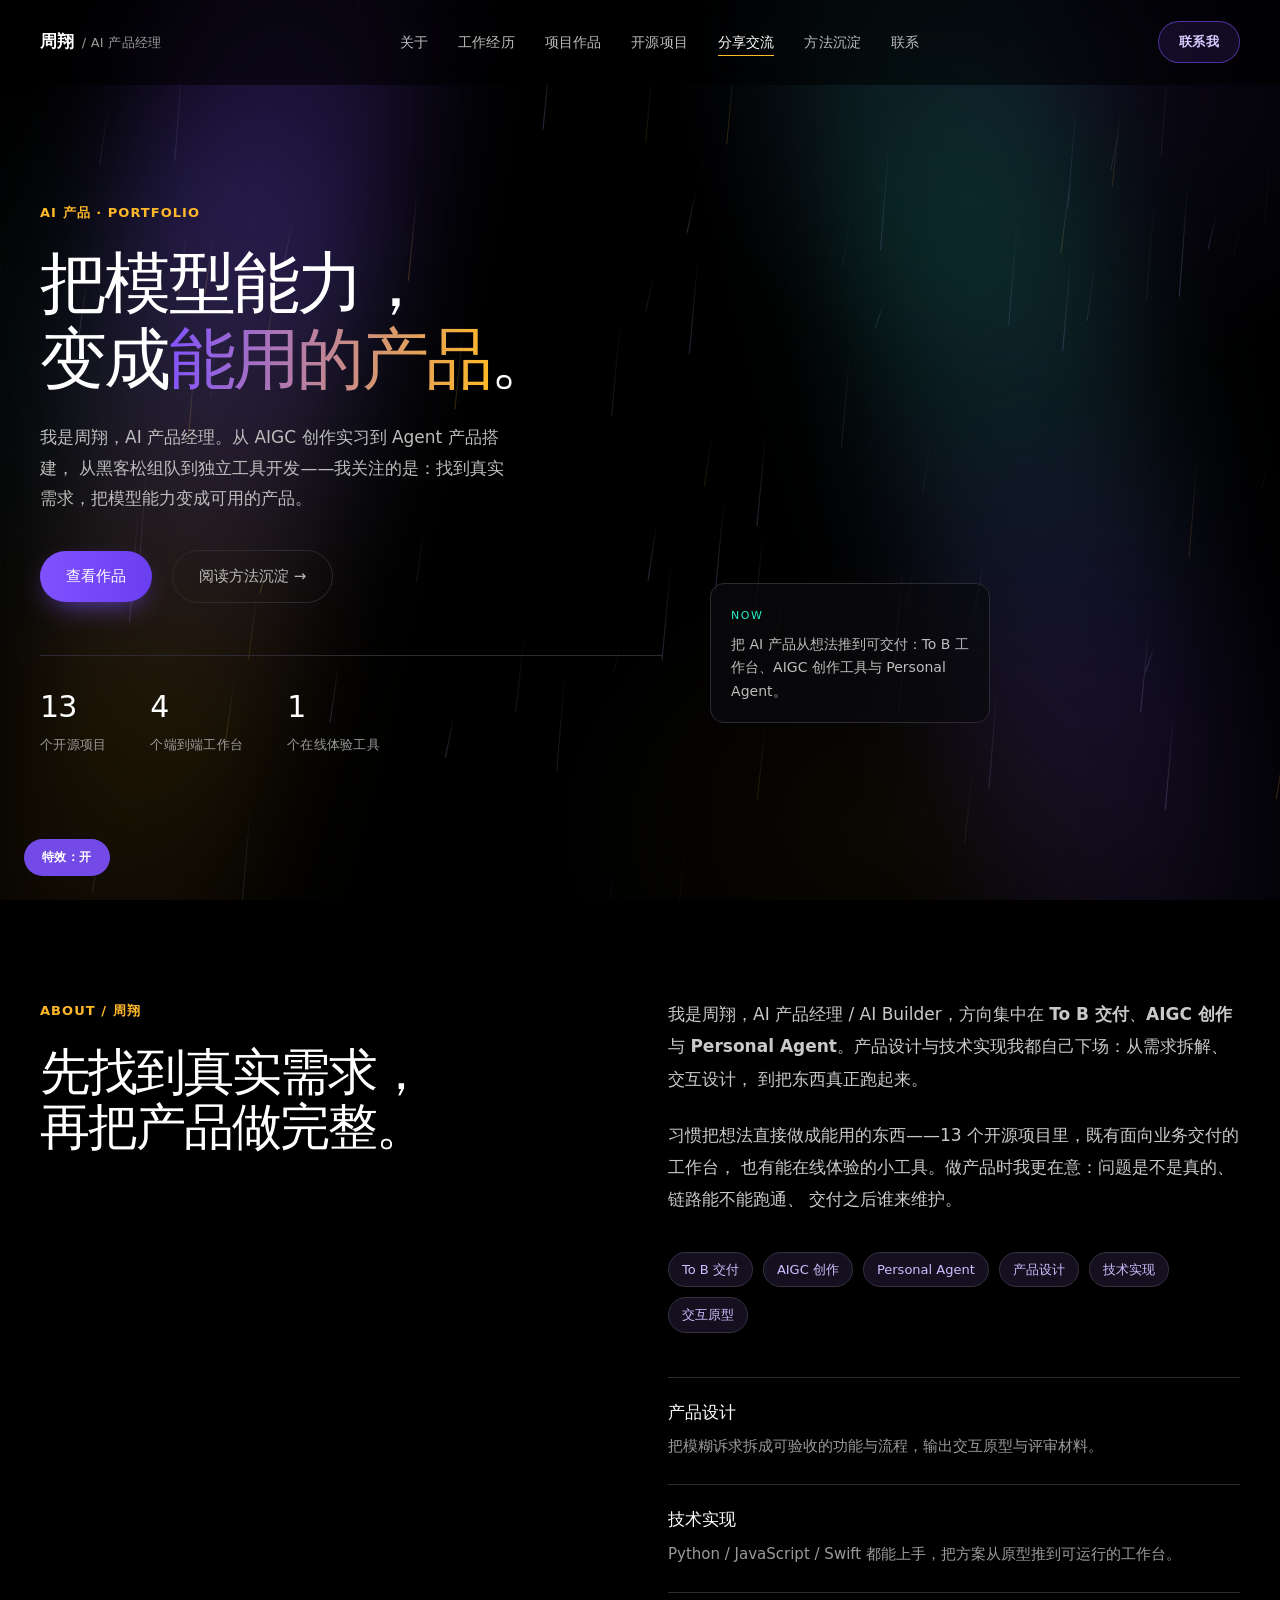
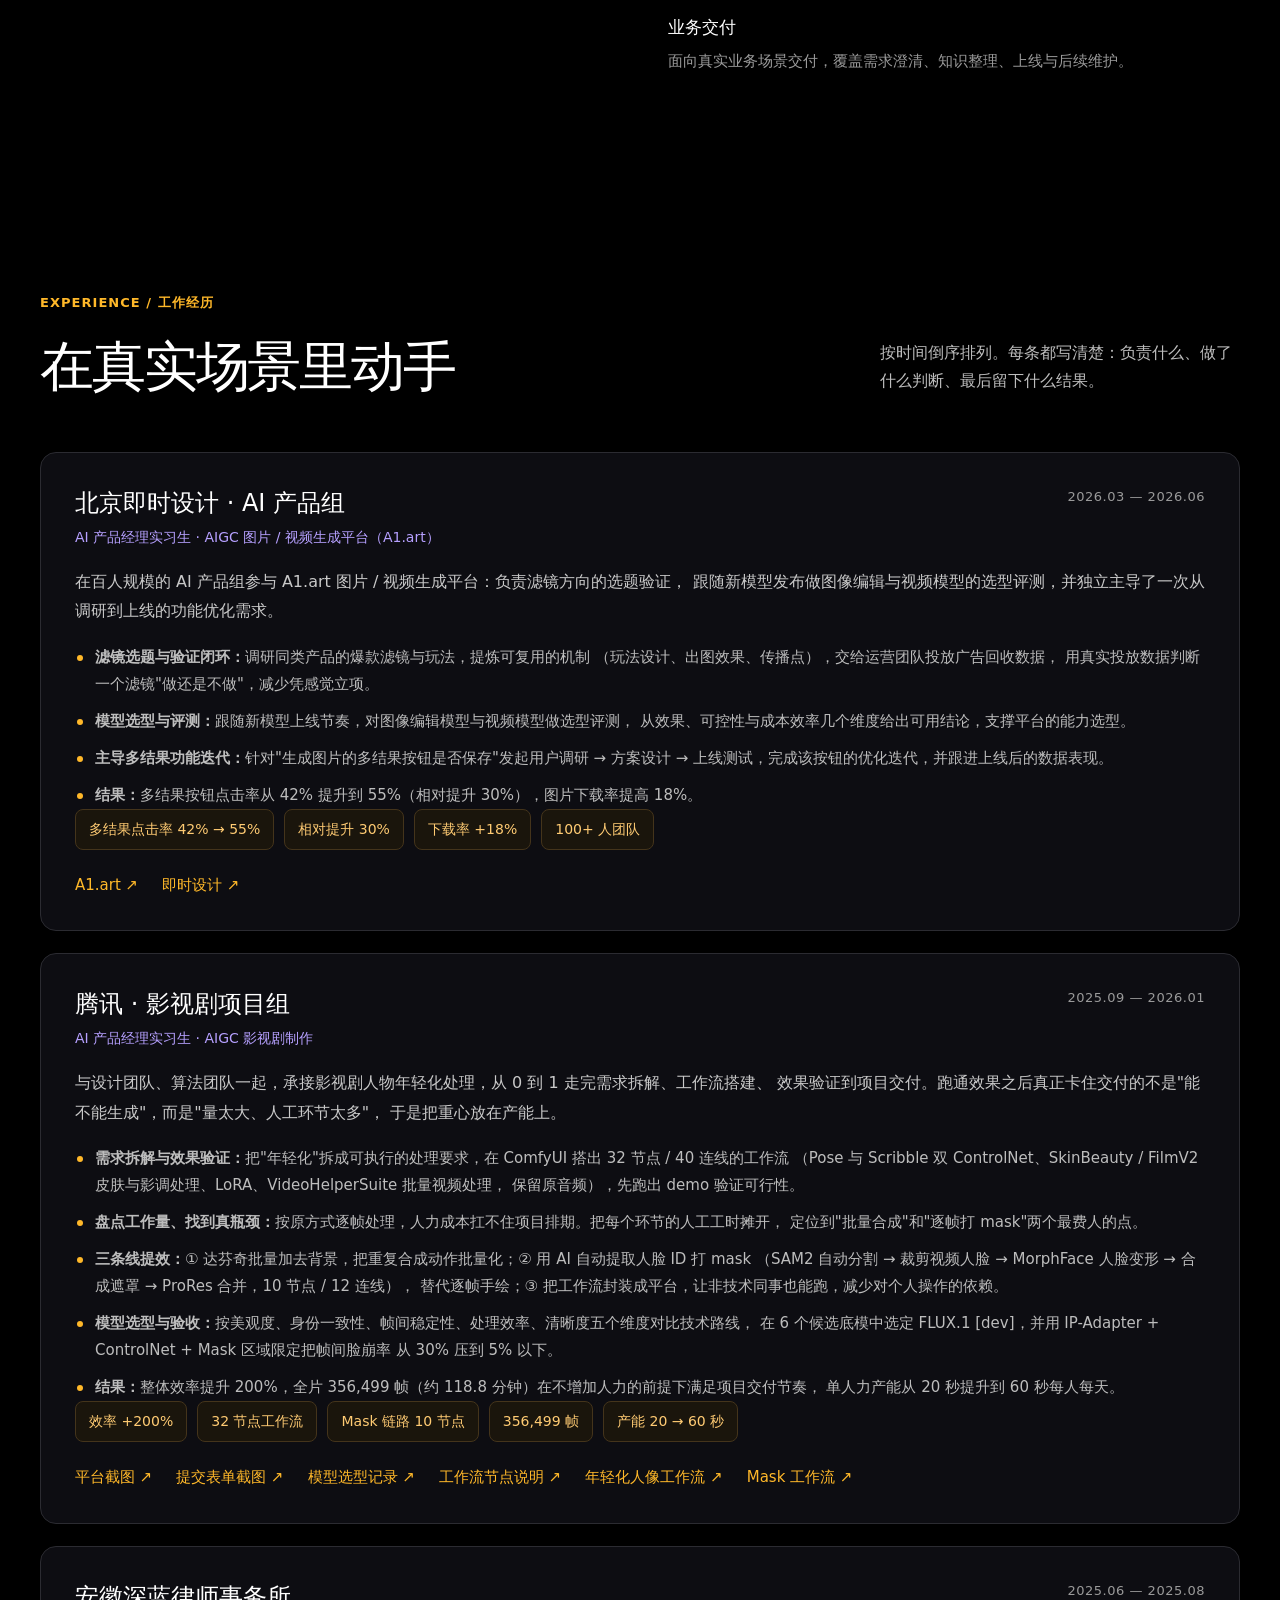
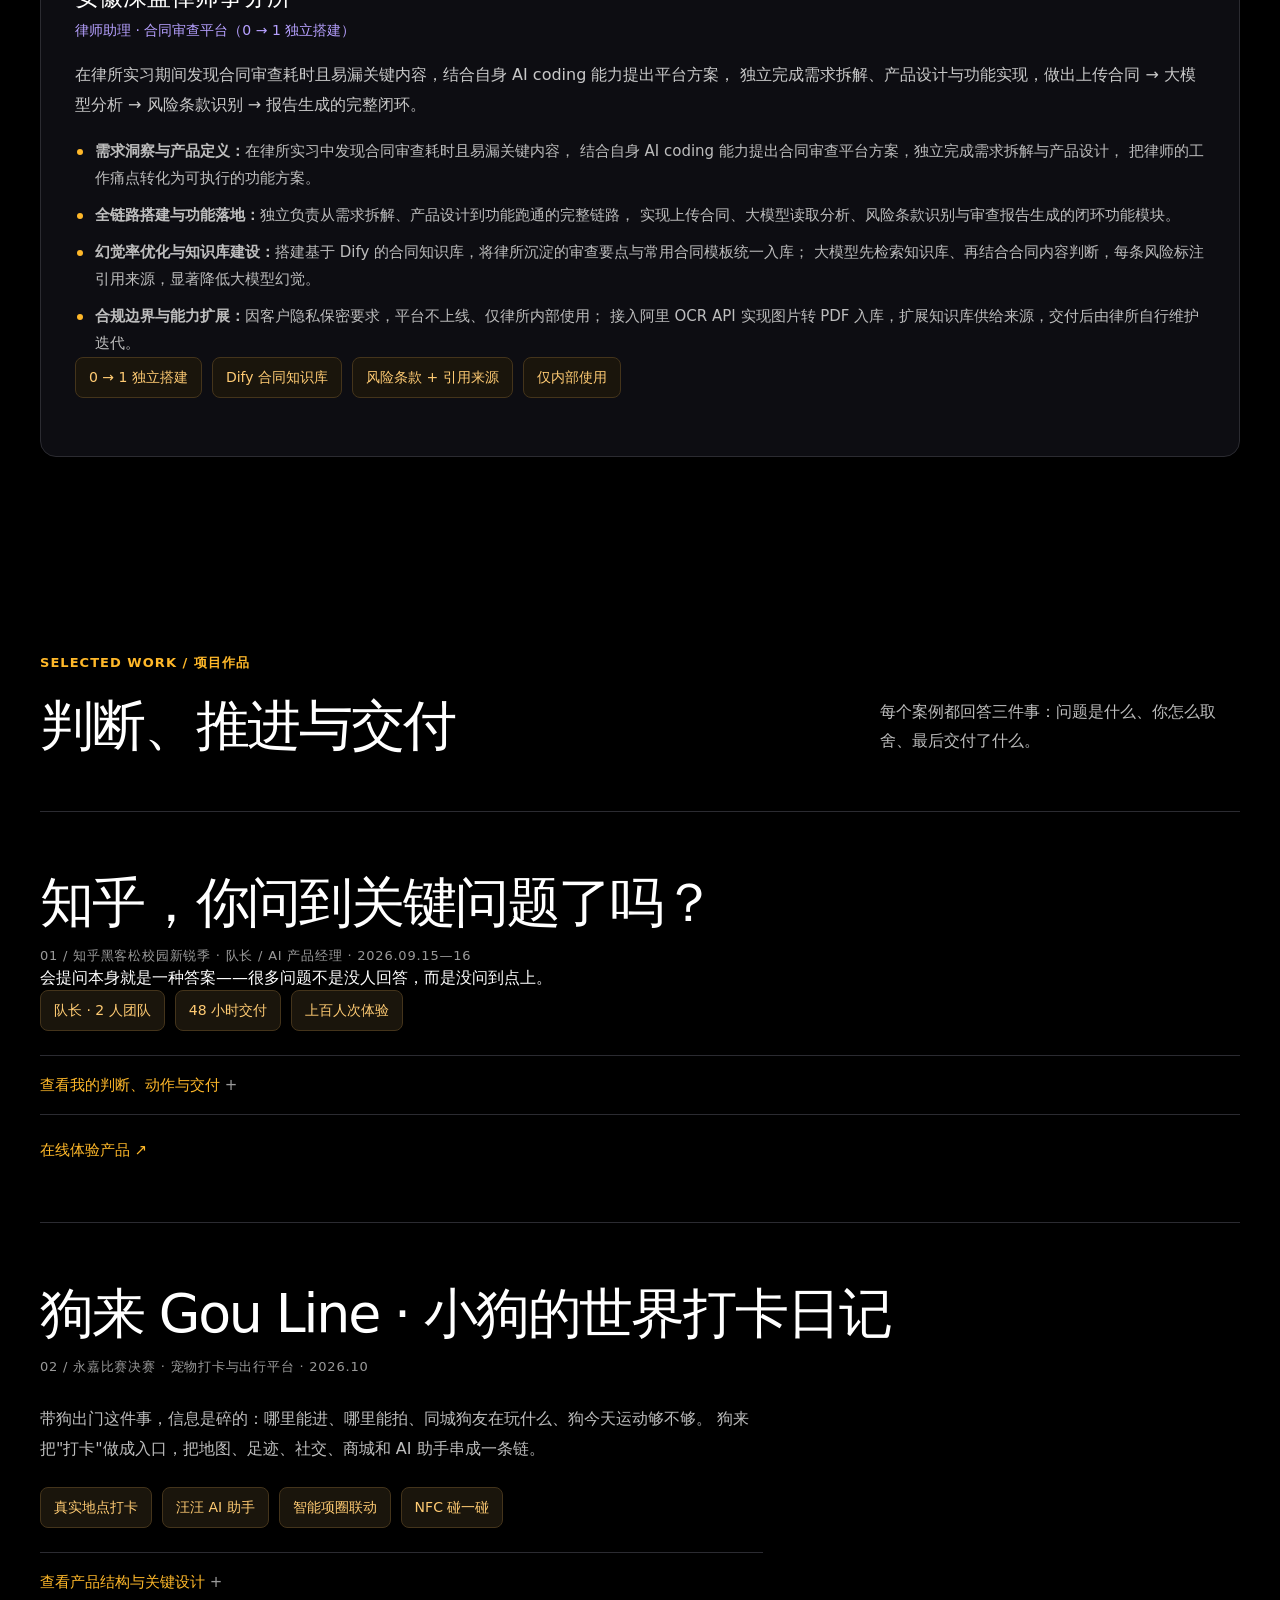
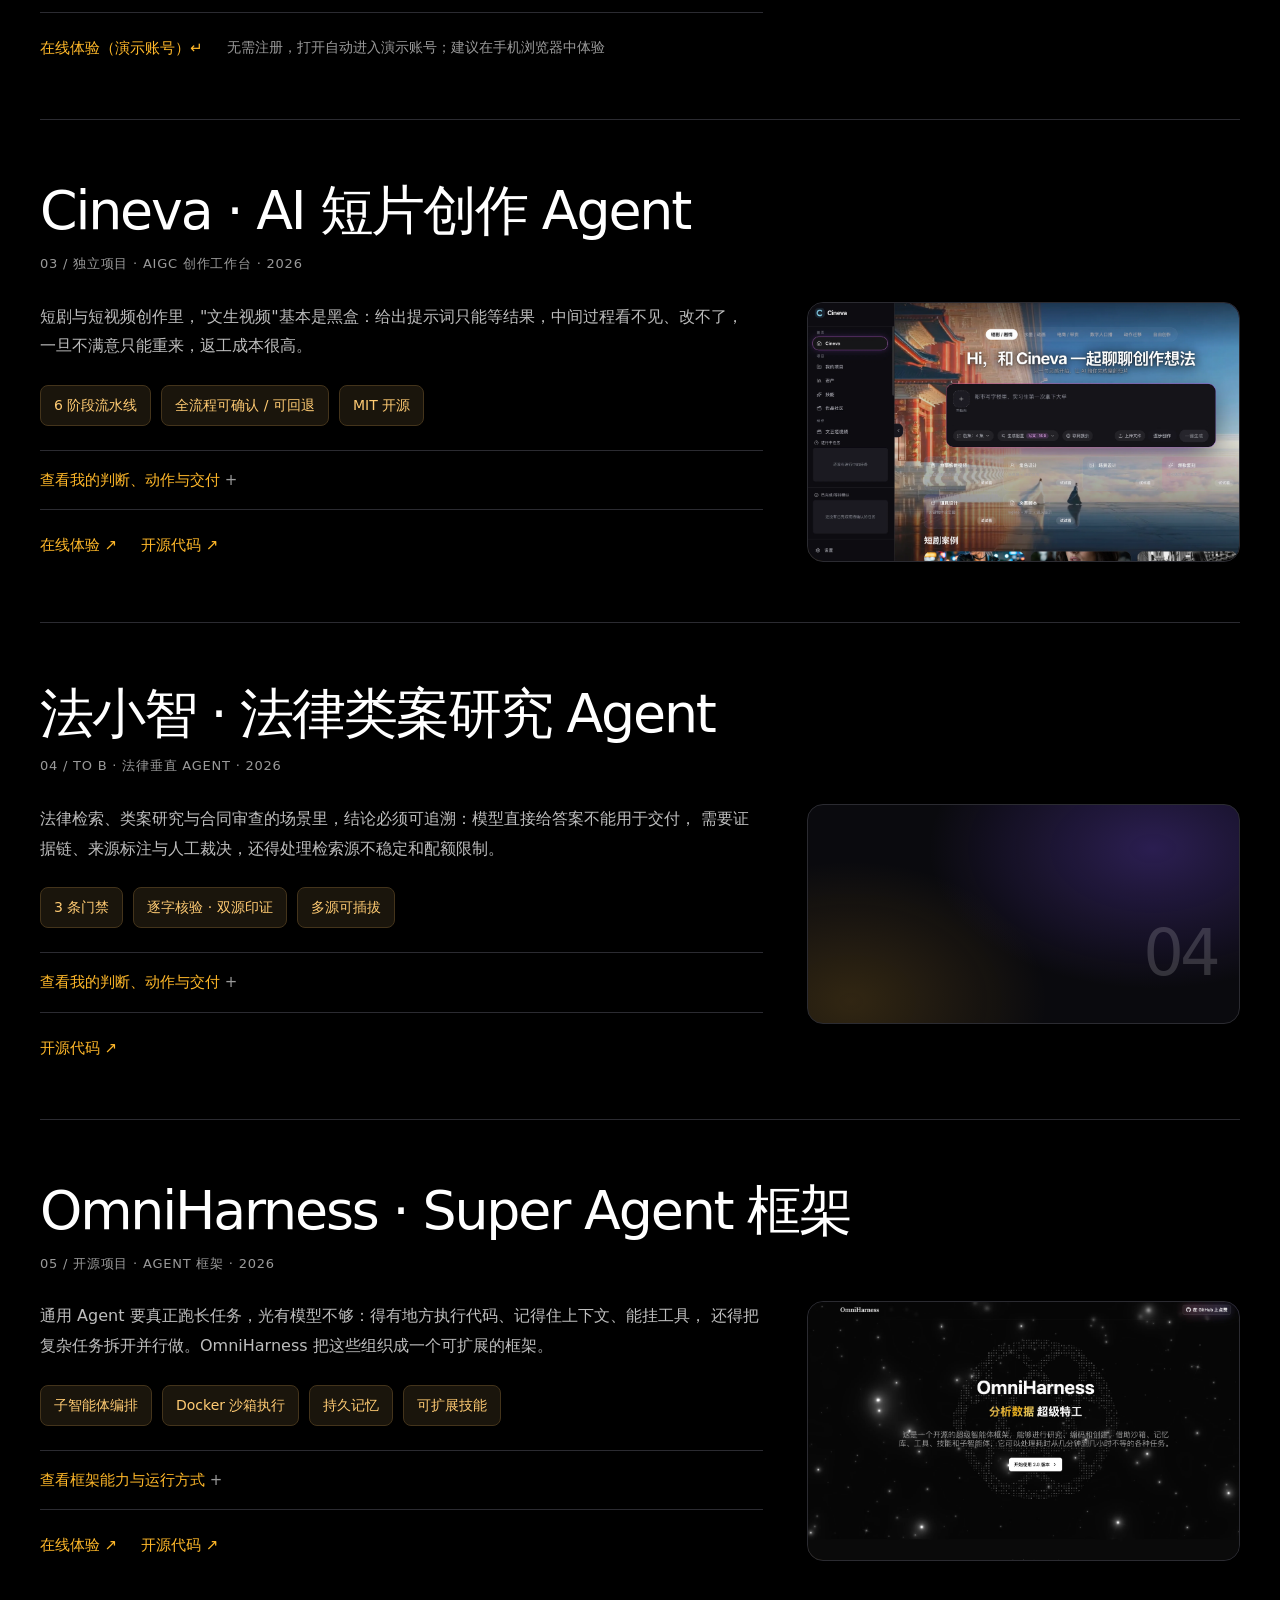
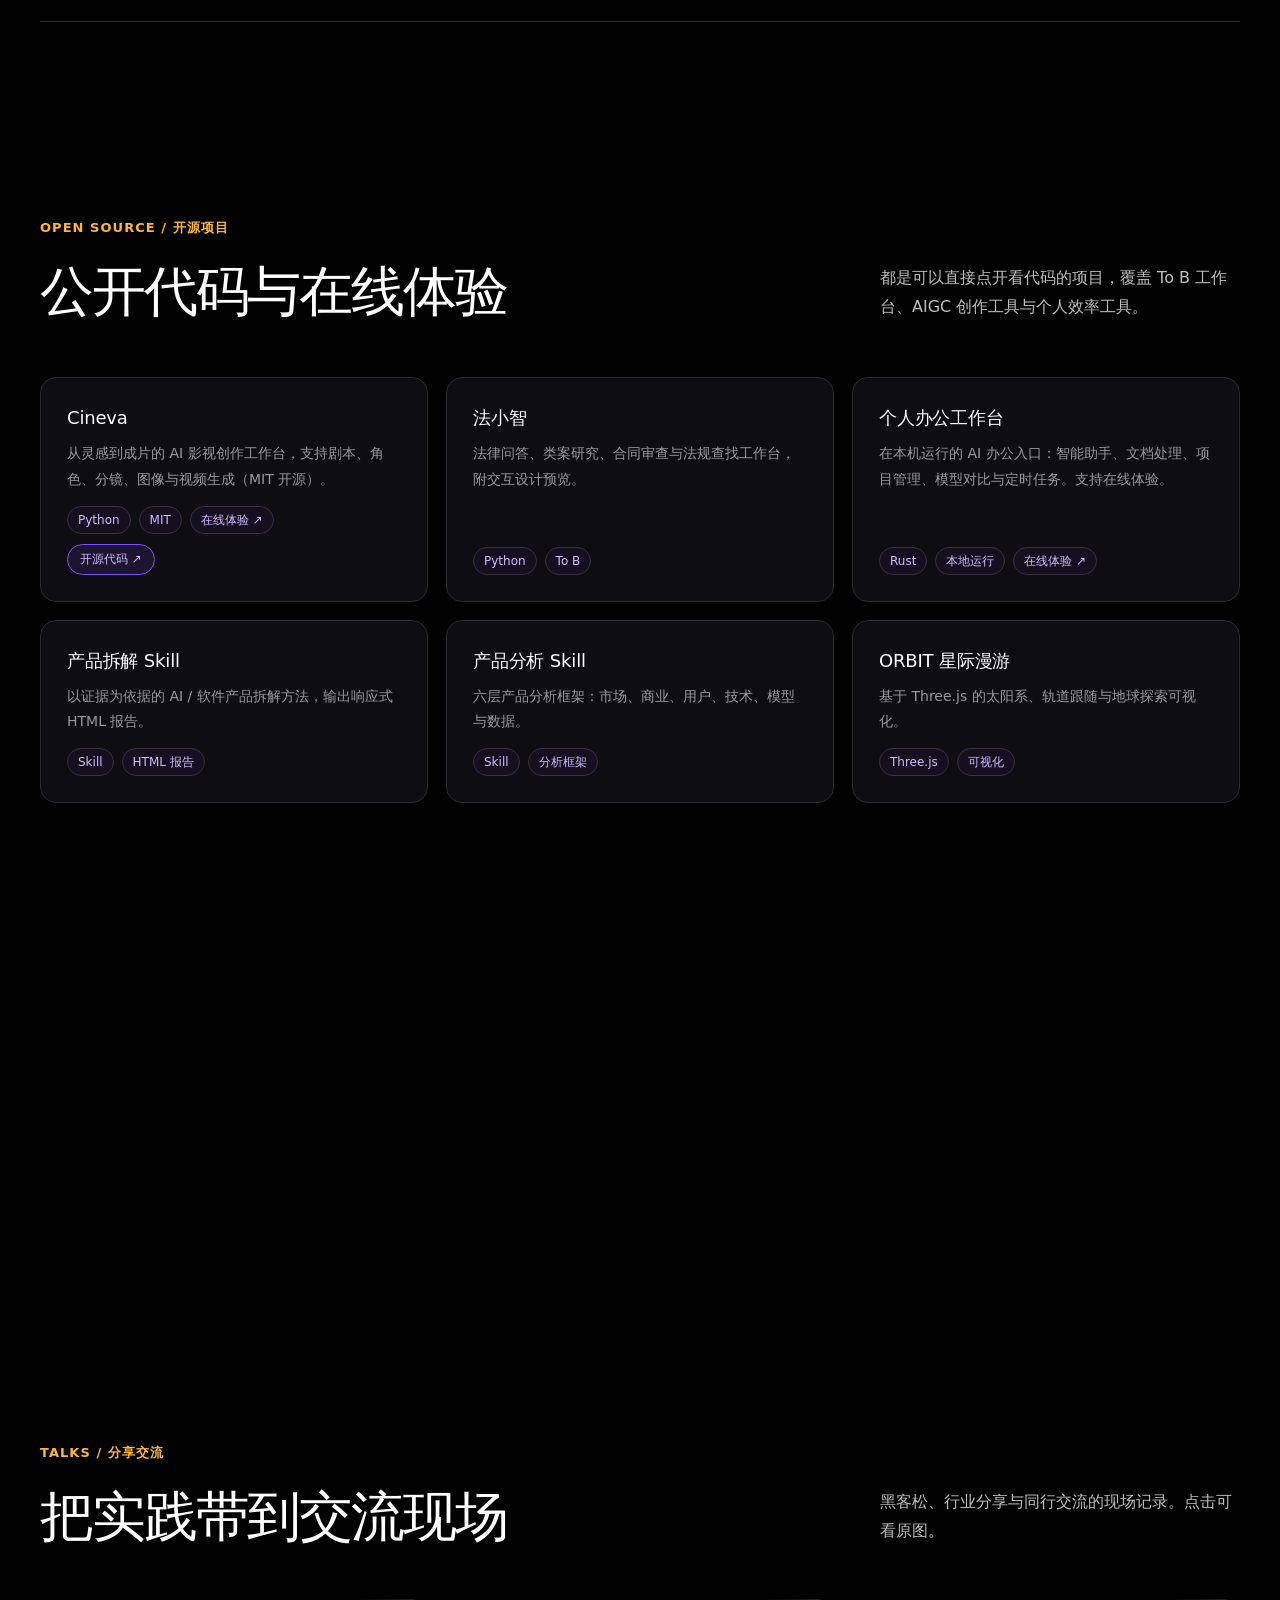
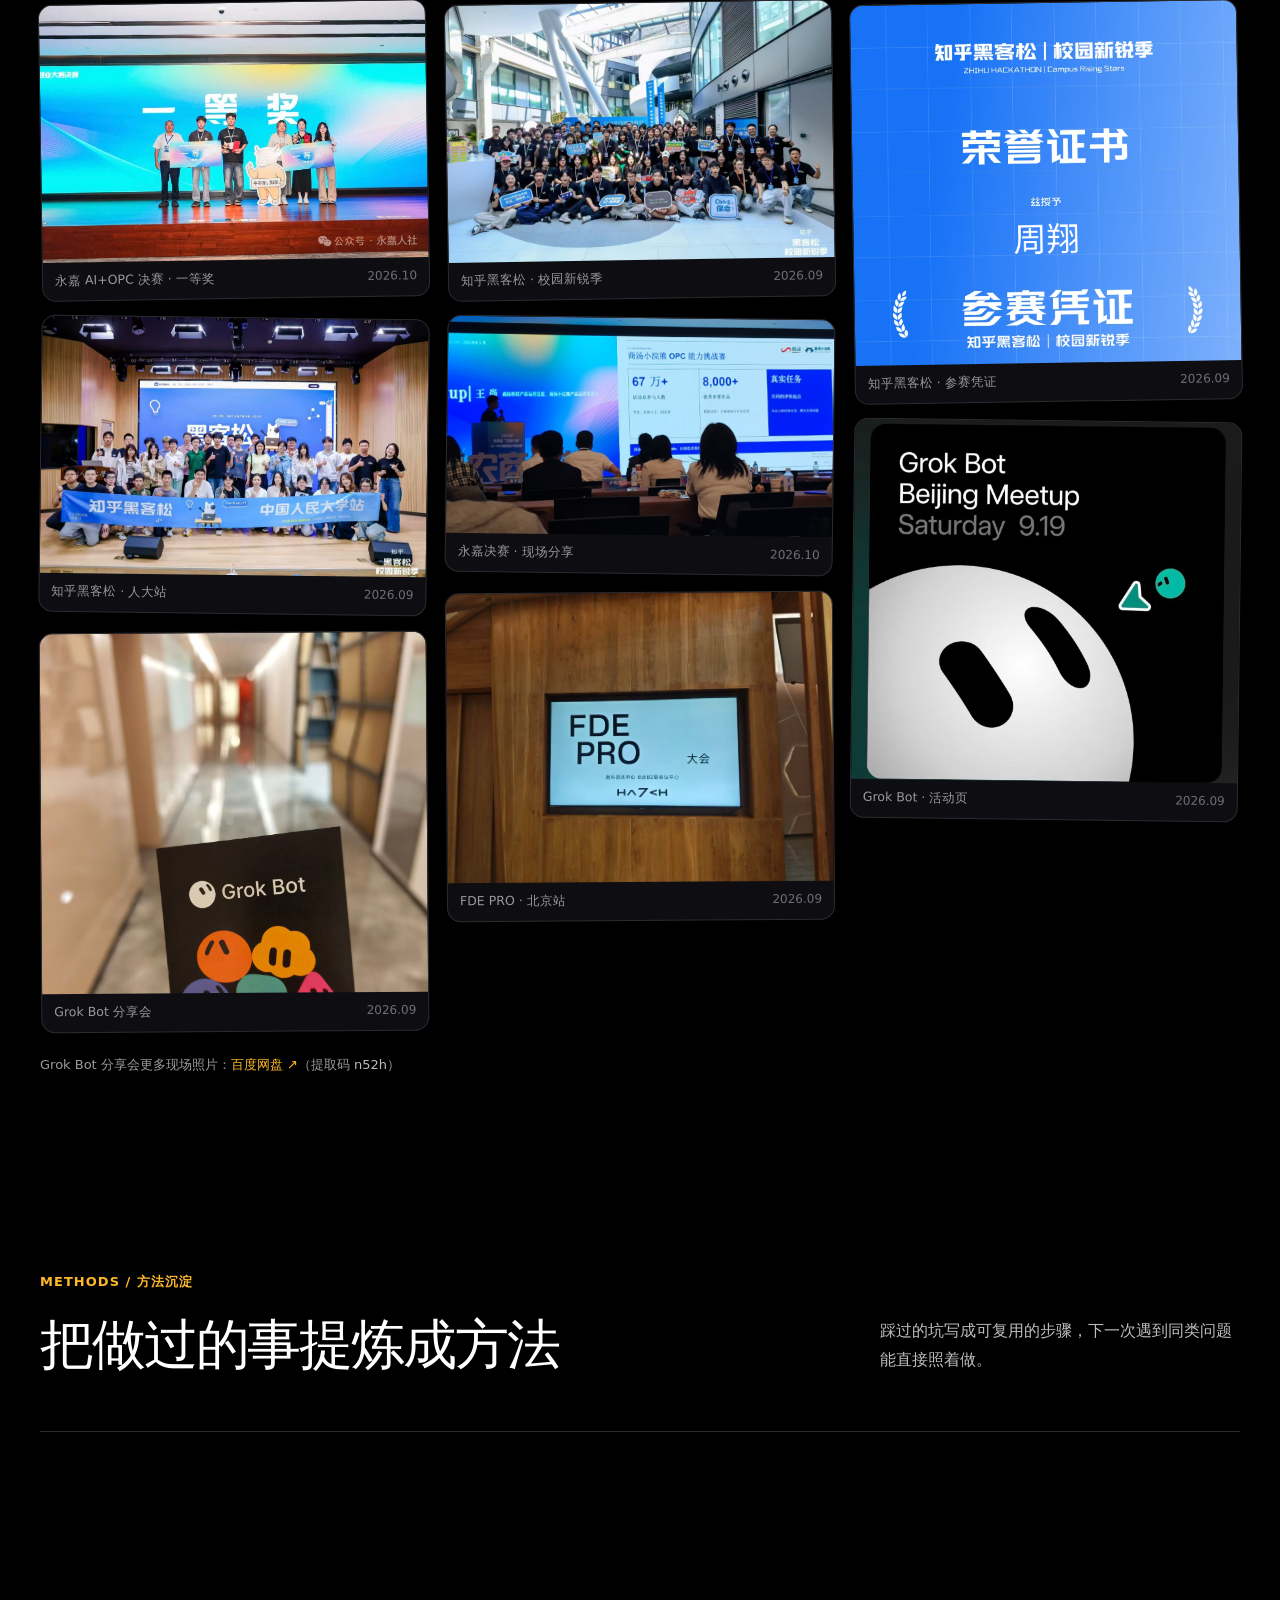
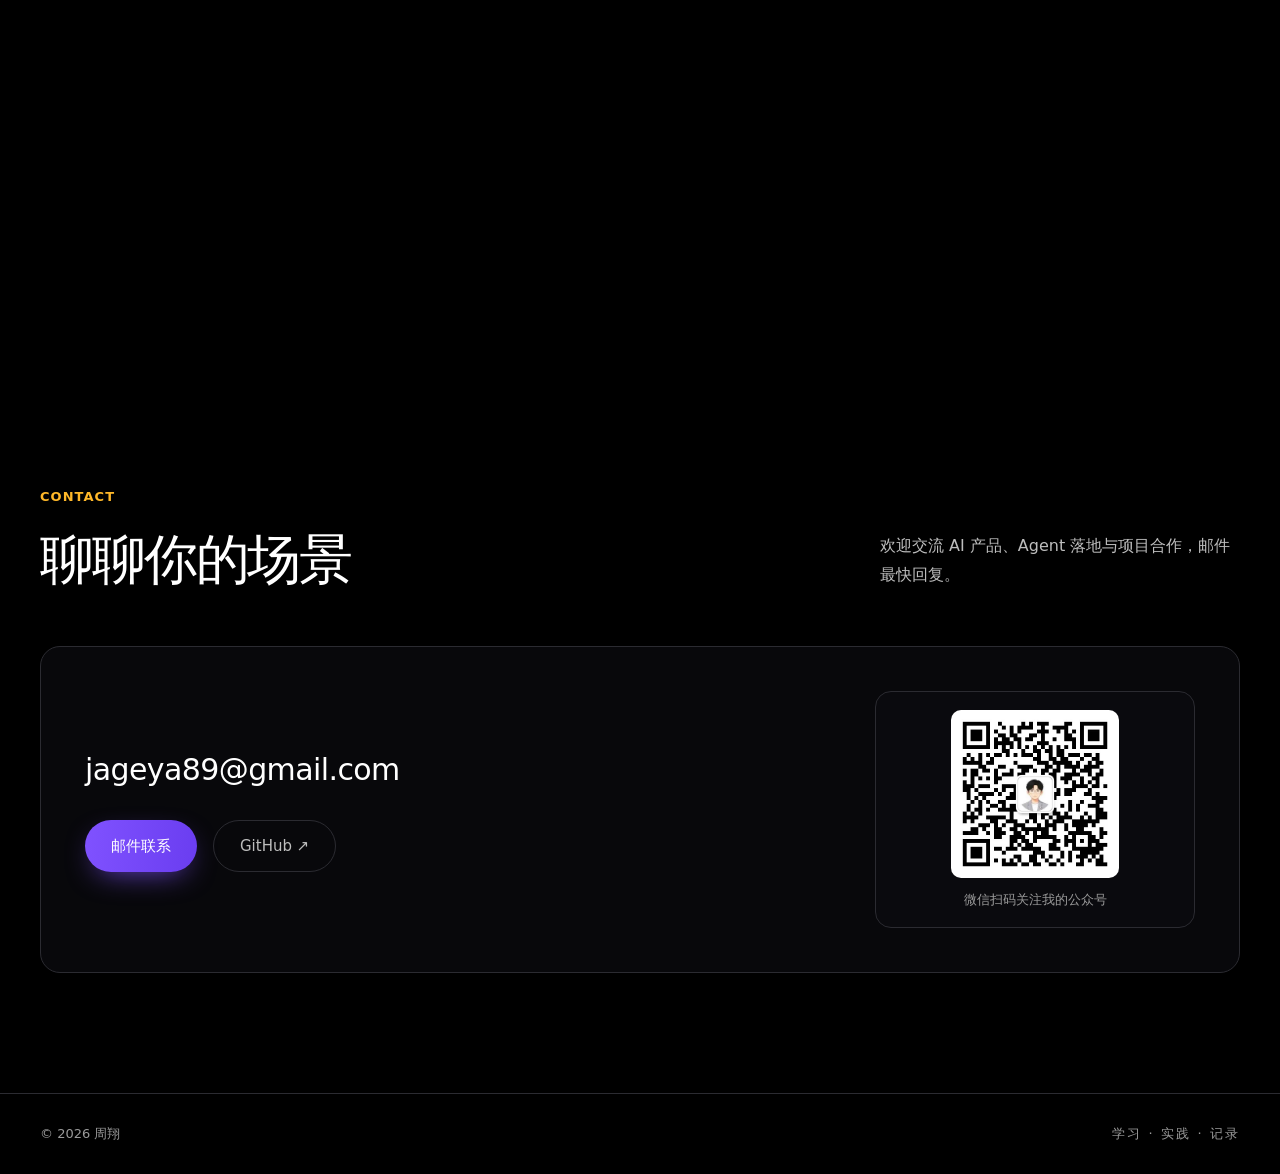
<file: index.html>
<!DOCTYPE html>
<html lang="zh-CN">
<head>
<meta charset="UTF-8">
<meta name="viewport" content="width=device-width, initial-scale=1.0">
<!-- ↓ 替换：搜索引擎/分享卡片上的描述 -->
<meta name="description" content="周翔，AI 产品经理。腾讯影视剧项目组实习（AI 影视剧人物年轻化），从 AIGC 创作到 Agent 产品搭建，关注找到真实需求，把模型能力变成可用的产品。">
<title>周翔 | AI 产品经理 · AI 产品落地</title>
<link rel="icon" href="assets/img/favicon.svg" type="image/svg+xml">
<link rel="stylesheet" href="assets/css/style.css">
</head>
<body>

<!-- 背景层：极光光晕 → 静态渐变 → 雨丝 → 鼠标光斑 -->
<canvas id="aurora-canvas" aria-hidden="true"></canvas>
<div class="bg-glow" aria-hidden="true"></div>
<canvas id="rain-canvas" aria-hidden="true"></canvas>
<div class="cursor-glow" aria-hidden="true"></div>

<div class="site">

  <!-- ==================== 顶部导航 ==================== -->
  <header class="site-header" id="site-header">
    <nav class="container nav">
      <a class="brand" href="#top">
        <span class="brand-name">周翔</span>
        <span class="brand-role">/ AI 产品经理</span>
      </a>

      <ul class="nav-links" id="nav-links">
        <li><a href="#about">关于</a></li>
        <li><a href="#experience">工作经历</a></li>
        <li><a href="#projects">项目作品</a></li>
        <li><a href="#opensource">开源项目</a></li>
        <li><a href="#talks">分享交流</a></li>
        <li><a href="#notes">方法沉淀</a></li>
        <li><a href="#contact">联系</a></li>
      </ul>

      <a class="nav-cta" href="#contact">联系我</a>

      <button class="menu-toggle" id="menu-toggle" aria-label="打开菜单" aria-expanded="false">
        <span></span><span></span><span></span>
      </button>
    </nav>
  </header>

  <main class="container" id="top">

    <!-- ==================== 首屏 ==================== -->
    <section class="hero">
      <div class="hero-copy">
        <!-- ↓ 替换：小标签，一般写你的方向 -->
        <span class="eyebrow">AI 产品 · PORTFOLIO</span>

        <!-- ↓ 替换：主标题。用 <span class="grad"> 包住想强调的词 -->
        <h1 class="display">把模型能力，<br>变成<span class="grad">能用的产品</span>。</h1>

        <!-- ↓ 替换：一句话自我介绍（3 行以内最好） -->
        <p class="lead">
          我是周翔，AI 产品经理。从 AIGC 创作实习到 Agent 产品搭建，
          从黑客松组队到独立工具开发——我关注的是：找到真实需求，把模型能力变成可用的产品。
        </p>

        <div class="hero-actions">
          <a class="btn btn-primary" href="#projects">查看作品</a>
          <a class="btn btn-ghost" href="#notes">阅读方法沉淀 →</a>
        </div>

        <dl class="hero-stats">
          <div><dt>13</dt><dd>个开源项目</dd></div>
          <div><dt>4</dt><dd>个端到端工作台</dd></div>
          <div><dt>1</dt><dd>个在线体验工具</dd></div>
        </dl>

      </div>

      <div class="hero-visual">
        <canvas id="hero-canvas" aria-label="动态装饰图形"></canvas>
        <div class="hero-card">
          <span class="hero-card-label">Now</span>
          <p>把 AI 产品从想法推到可交付：To B 工作台、AIGC 创作工具与 Personal Agent。</p>
        </div>
      </div>
    </section>

    <!-- ==================== 关于 ==================== -->
    <section id="about" class="section">
      <div class="about-grid">
        <div>
          <span class="eyebrow">About / 周翔</span>
          <h2 class="display">先找到真实需求，<br>再把产品做完整。</h2>
        </div>

        <div class="about-body">
          <!-- ↓ 替换：2–3 段自我介绍 -->
          <p>
            我是周翔，AI 产品经理 / AI Builder，方向集中在 <strong>To B 交付</strong>、<strong>AIGC 创作</strong>
            与 <strong>Personal Agent</strong>。产品设计与技术实现我都自己下场：从需求拆解、交互设计，
            到把东西真正跑起来。
          </p>
          <p>
            习惯把想法直接做成能用的东西——13 个开源项目里，既有面向业务交付的工作台，
            也有能在线体验的小工具。做产品时我更在意：问题是不是真的、链路能不能跑通、
            交付之后谁来维护。
          </p>

          <!-- ↓ 替换：技能标签 -->
          <div class="skill-tags">
            <span>To B 交付</span>
            <span>AIGC 创作</span>
            <span>Personal Agent</span>
            <span>产品设计</span>
            <span>技术实现</span>
            <span>交互原型</span>
          </div>

          <div class="about-items">
            <article class="about-item">
              <h3>产品设计</h3>
              <p>把模糊诉求拆成可验收的功能与流程，输出交互原型与评审材料。</p>
            </article>
            <article class="about-item">
              <h3>技术实现</h3>
              <p>Python / JavaScript / Swift 都能上手，把方案从原型推到可运行的工作台。</p>
            </article>
            <article class="about-item">
              <h3>业务交付</h3>
              <p>面向真实业务场景交付，覆盖需求澄清、知识整理、上线与后续维护。</p>
            </article>
          </div>
        </div>
      </div>
    </section>

    <!-- ==================== 工作经历 ==================== -->
    <section id="experience" class="section">
      <div class="section-heading">
        <div>
          <span class="eyebrow">Experience / 工作经历</span>
          <h2 class="display" id="experience-title">在真实场景里动手</h2>
        </div>
        <p>按时间倒序排列。每条都写清楚：负责什么、做了什么判断、最后留下什么结果。</p>
      </div>

      <div class="timeline">
        <!-- ↓ 复制一个 .experience-card 就是新增一段经历 -->


        <article class="experience-card reveal">
          <div class="experience-top">
            <div>
              <h3>北京即时设计 · AI 产品组</h3>
              <span class="role-label">AI 产品经理实习生 · AIGC 图片 / 视频生成平台（A1.art）</span>
            </div>
            <span class="period">2026.03 — 2026.06</span>
          </div>
          <p>
            在百人规模的 AI 产品组参与 A1.art 图片 / 视频生成平台：负责滤镜方向的选题验证，
            跟随新模型发布做图像编辑与视频模型的选型评测，并独立主导了一次从调研到上线的功能优化需求。
          </p>
          <ul class="bullet-list">
            <li><b>滤镜选题与验证闭环：</b>调研同类产品的爆款滤镜与玩法，提炼可复用的机制
              （玩法设计、出图效果、传播点），交给运营团队投放广告回收数据，
              用真实投放数据判断一个滤镜"做还是不做"，减少凭感觉立项。</li>
            <li><b>模型选型与评测：</b>跟随新模型上线节奏，对图像编辑模型与视频模型做选型评测，
              从效果、可控性与成本效率几个维度给出可用结论，支撑平台的能力选型。</li>
            <li><b>主导多结果功能迭代：</b>针对"生成图片的多结果按钮是否保存"发起用户调研 →
              方案设计 → 上线测试，完成该按钮的优化迭代，并跟进上线后的数据表现。</li>
            <li><b>结果：</b>多结果按钮点击率从 42% 提升到 55%（相对提升 30%），图片下载率提高 18%。</li>
          </ul>
          <div class="case-metrics">
            <span>多结果点击率 42% → 55%</span>
            <span>相对提升 30%</span>
            <span>下载率 +18%</span>
            <span>100+ 人团队</span>
          </div>
          <div class="project-links">
            <a href="https://a1.art" target="_blank" rel="noopener">A1.art ↗</a>
            <a href="https://js.design" target="_blank" rel="noopener">即时设计 ↗</a>
          </div>
        </article>

        <article class="experience-card reveal">
          <div class="experience-top">
            <div>
              <h3>腾讯 · 影视剧项目组</h3>
              <span class="role-label">AI 产品经理实习生 · AIGC 影视剧制作</span>
            </div>
            <span class="period">2025.09 — 2026.01</span>
          </div>
          <p>
            与设计团队、算法团队一起，承接影视剧人物年轻化处理，从 0 到 1 走完需求拆解、工作流搭建、
            效果验证到项目交付。跑通效果之后真正卡住交付的不是"能不能生成"，而是"量太大、人工环节太多"，
            于是把重心放在产能上。
          </p>
          <ul class="bullet-list">
            <li><b>需求拆解与效果验证：</b>把"年轻化"拆成可执行的处理要求，在 ComfyUI 搭出 32 节点 / 40 连线的工作流
              （Pose 与 Scribble 双 ControlNet、SkinBeauty / FilmV2 皮肤与影调处理、LoRA、VideoHelperSuite 批量视频处理，
              保留原音频），先跑出 demo 验证可行性。</li>
            <li><b>盘点工作量、找到真瓶颈：</b>按原方式逐帧处理，人力成本扛不住项目排期。把每个环节的人工工时摊开，
              定位到"批量合成"和"逐帧打 mask"两个最费人的点。</li>
            <li><b>三条线提效：</b>① 达芬奇批量加去背景，把重复合成动作批量化；② 用 AI 自动提取人脸 ID 打 mask
              （SAM2 自动分割 → 裁剪视频人脸 → MorphFace 人脸变形 → 合成遮罩 → ProRes 合并，10 节点 / 12 连线），
              替代逐帧手绘；③ 把工作流封装成平台，让非技术同事也能跑，减少对个人操作的依赖。</li>
            <li><b>模型选型与验收：</b>按美观度、身份一致性、帧间稳定性、处理效率、清晰度五个维度对比技术路线，
              在 6 个候选底模中选定 FLUX.1 [dev]，并用 IP-Adapter + ControlNet + Mask 区域限定把帧间脸崩率
              从 30% 压到 5% 以下。</li>
            <li><b>结果：</b>整体效率提升 200%，全片 356,499 帧（约 118.8 分钟）在不增加人力的前提下满足项目交付节奏，
              单人力产能从 20 秒提升到 60 秒每人每天。</li>
          </ul>
          <div class="case-metrics">
            <span>效率 +200%</span>
            <span>32 节点工作流</span>
            <span>Mask 链路 10 节点</span>
            <span>356,499 帧</span>
            <span>产能 20 → 60 秒</span>
          </div>
          <div class="project-links">
            <a href="assets/img/platform-task-list.png" target="_blank" rel="noopener">平台截图 ↗</a>
            <a href="assets/img/platform-ai-portrait-form.png" target="_blank" rel="noopener">提交表单截图 ↗</a>
            <a href="workflows/model-selection.html" target="_blank" rel="noopener">模型选型记录 ↗</a>
            <a href="workflows/portrait-workflow-nodes.html" target="_blank" rel="noopener">工作流节点说明 ↗</a>
            <a href="workflows/youth-portrait-workflow.html" target="_blank" rel="noopener">年轻化人像工作流 ↗</a>
            <a href="workflows/face-mask-workflow.html" target="_blank" rel="noopener">Mask 工作流 ↗</a>
          </div>
        </article>

        <article class="experience-card reveal">
          <div class="experience-top">
            <div>
              <h3>安徽深蓝律师事务所</h3>
              <span class="role-label">律师助理 · 合同审查平台（0 → 1 独立搭建）</span>
            </div>
            <span class="period">2025.06 — 2025.08</span>
          </div>
          <p>
            在律所实习期间发现合同审查耗时且易漏关键内容，结合自身 AI coding 能力提出平台方案，
            独立完成需求拆解、产品设计与功能实现，做出上传合同 → 大模型分析 → 风险条款识别 → 报告生成的完整闭环。
          </p>
          <ul class="bullet-list">
            <li><b>需求洞察与产品定义：</b>在律所实习中发现合同审查耗时且易漏关键内容，
              结合自身 AI coding 能力提出合同审查平台方案，独立完成需求拆解与产品设计，
              把律师的工作痛点转化为可执行的功能方案。</li>
            <li><b>全链路搭建与功能落地：</b>独立负责从需求拆解、产品设计到功能跑通的完整链路，
              实现上传合同、大模型读取分析、风险条款识别与审查报告生成的闭环功能模块。</li>
            <li><b>幻觉率优化与知识库建设：</b>搭建基于 Dify 的合同知识库，将律所沉淀的审查要点与常用合同模板统一入库；
              大模型先检索知识库、再结合合同内容判断，每条风险标注引用来源，显著降低大模型幻觉。</li>
            <li><b>合规边界与能力扩展：</b>因客户隐私保密要求，平台不上线、仅律所内部使用；
              接入阿里 OCR API 实现图片转 PDF 入库，扩展知识库供给来源，交付后由律所自行维护迭代。</li>
          </ul>
          <div class="case-metrics">
            <span>0 → 1 独立搭建</span>
            <span>Dify 合同知识库</span>
            <span>风险条款 + 引用来源</span>
            <span>仅内部使用</span>
          </div>
        </article>

      </div>
    </section>

    <!-- ==================== 项目作品 ==================== -->
    <section id="projects" class="section">
      <div class="section-heading">
        <div>
          <span class="eyebrow">Selected work / 项目作品</span>
          <h2 class="display" id="projects-title">判断、推进与交付</h2>
        </div>
        <p>每个案例都回答三件事：问题是什么、你怎么取舍、最后交付了什么。</p>
      </div>

      <div class="project-list">
        <!-- ↓ 复制一个 .project 就是新增一个案例 -->
        <!-- 展示型案例：大图 + 一句话 + 胶囊 + 折叠详情 -->
        <article class="project project--feature reveal" id="case-archive">
          <div class="feature-bg" aria-hidden="true"></div>
          <div class="feature-inner">
            <div class="feature-head">
              <div>
                <h3 class="project-title">知乎，你问到关键问题了吗？</h3>
                <span class="project-meta">01 / 知乎黑客松校园新锐季 · 队长 / AI 产品经理 · 2026.09.15—16</span>
              </div>
              <p class="feature-lead">
                会提问本身就是一种答案——很多问题不是没人回答，而是没问到点上。
              </p>
            </div>

            <div class="case-metrics">
              <span>队长 · 2 人团队</span>
              <span>48 小时交付</span>
              <span>上百人次体验</span>
            </div>

            <details class="project-detail">
              <summary>查看我的判断、动作与交付</summary>
              <div>
                <p><b>产品洞察与选题：</b>研究知乎的问答机制后发现问题：同一个问题下面躺着几十条回答，
                  但提问者要的答案常常不在里面。根因往往不是"别人答得不对"，而是提问本身没问到点子上——
                  问题不具体，回答就只能各说各的。于是把选题定为「会提问本身就是一种答案」，
                  标题直接把这句话问出来：知乎，你问到关键问题了吗？</p>

                <p><b>把洞察做成可玩的东西：</b>抽象的观点没法验证，所以落成一个能直接玩的互动叙事产品——
                  进现场之前先写下你的判断，再看现场（关键线索和日常物件混在一起），最后对照每个人的说法。
                  刻意砍掉分数、排行榜、"答对了"的红勾和自动整理线索：这里要的是认知上的不安，
                  不是考试与惊吓；而"要不要改口""要不要自己整理"本身就是玩家要做的判断。</p>

                <p><b>团队协作与交付：</b>作为队长组建 2 人团队，48 小时内完成从选题、产品定义、交互与
                  AI 对话设计到上线提交；对接主办方，负责评审组织与路演提交。</p>

                <p><b>成果：</b>产品上线后累计上百人次体验；完整接入知乎 OAuth，站内提交的结案会记为
                  "知乎登录用户结案"，可在调查记录台看到这个转化数——它不只是一个能看的展示页，
                  而是一个能带着知乎身份进来、并产生可统计行为的内容形态。</p>
              </div>
            </details>

            <div class="project-links">
              <a href="https://kanshan-archive-87534.app.workbuddy.host/" target="_blank" rel="noopener">在线体验产品 ↗</a>
            </div>
          </div>
        </article>

        <article class="project reveal" id="case-gouline">
          <div class="project-head">
            <h3 class="project-title">狗来 Gou Line · 小狗的世界打卡日记</h3>
            <span class="project-meta">02 / 永嘉比赛决赛 · 宠物打卡与出行平台 · 2026.10</span>
          </div>

          <div class="project-grid">
            <div class="project-body">
              <p>
                带狗出门这件事，信息是碎的：哪里能进、哪里能拍、同城狗友在玩什么、狗今天运动够不够。
                狗来把"打卡"做成入口，把地图、足迹、社交、商城和 AI 助手串成一条链。
              </p>

              <div class="case-metrics">
                <span>真实地点打卡</span>
                <span>汪汪 AI 助手</span>
                <span>智能项圈联动</span>
                <span>NFC 碰一碰</span>
              </div>

              <details class="project-detail">
                <summary>查看产品结构与关键设计</summary>
                <div>
                  <p><b>打卡与足迹：</b>以真实地点为单位组织内容——在地图上定位、点亮打卡点，
                    每个点下沉淀小狗拍过的照片与视频，形成"小狗足迹相册"。
                    打卡产出的骨头积分用于升级，并有同城足迹榜与"温州全境小狗足迹榜"做竞争激励。</p>

                  <p><b>汪汪 AI 助手：</b>把 AI 放进养狗的实际问题里，而不是单做一个聊天框——
                    可以排路线、查地点、回答养狗急问（如误食怎么办），也能创建出行计划；
                    另有"行程判官"用来检查已有行程是否有硬伤（比如某段行程对狗不友好）。</p>

                  <p><b>AI 健康分析：</b>把项圈运动量、饮食记录与体重三条数据合起来生成今日健康报告——
                    记录越完整、分析越准。这一设计把"硬件采集 → 数据沉淀 → AI 结论"连成闭环，
                    而不是让 AI 凭空判断。</p>

                  <p><b>本地知识与可信来源：</b>接入了「永嘉私有知识库」，问永嘉景区须知、宠物政策时会
                    <b>附上原文出处</b>——针对"AI 说能带狗进景区、到了却被拦"这类真实风险做兜底。</p>

                  <p><b>社区与商城：</b>社区侧有推荐、社区精选、同城活动与"好朋狗"；商城侧覆盖智能硬件、
                    零食主粮、玩具出行、服饰装备与本地服务，并区分"狗来自营"与"商家精选"
                    （温州本地狗友店、支持到店自提），形成从内容到交易的闭环。</p>

                  <p><b>硬件联动：</b>智能项圈支持蓝牙配对、实时定位、一键寻宠（雷达定位）、
                    项圈发光与发声；小狗护照走 NFC「碰一碰」绑卡，降低硬件使用门槛。</p>
                </div>
              </details>

              <div class="project-links">
                <a href="http://124.223.156.127:63000/agent" target="_blank" rel="noopener">在线体验（演示账号）↵</a>
                <span class="project-note">无需注册，打开自动进入演示账号；建议在手机浏览器中体验</span>
              </div>
            </div>
          </div>
        </article>

        <article class="project reveal" id="case-cineva">
          <div class="project-head">
            <h3 class="project-title">Cineva · AI 短片创作 Agent</h3>
            <span class="project-meta">03 / 独立项目 · AIGC 创作工作台 · 2026</span>
          </div>

          <div class="project-grid">
            <div class="project-body">
              <p>
                短剧与短视频创作里，"文生视频"基本是黑盒：给出提示词只能等结果，中间过程看不见、改不了，
                一旦不满意只能重来，返工成本很高。
              </p>

              <div class="case-metrics">
                <span>6 阶段流水线</span>
                <span>全流程可确认 / 可回退</span>
                <span>MIT 开源</span>
              </div>

              <details class="project-detail">
                <summary>查看我的判断、动作与交付</summary>
                <div>
                  <p><b>问题定义：</b>不做单点式生成，而是做一条"生产线"——剧本策划 → 角色 / 场景设计 →
                    分镜规划 → 参考图生成 → 视频生成 → 后期剪辑，每一阶段都产出可查看、可确认、可修改、
                    可继续生成的中间资产。</p>
                  <p><b>关键动作：</b>用 Python 打通阶段之间的资产流转与状态管理，前端 Node.js；
                    模型服务由使用者自带 API Key，仓库不包含任何密钥、会话记录与生成产物；
                    文档中英双语，以 MIT 协议开源。</p>
                  <p><b>结果与复盘：</b>【待补：项目目前状态 / 跑通的成片数量 / 你自己最满意或最想改的一点】</p>
                </div>
              </details>

              <div class="project-links">
                <a href="https://cineva-studio.vercel.app/" target="_blank" rel="noopener">在线体验 ↗</a>
                <a href="https://github.com/1545468557/cineva" target="_blank" rel="noopener">开源代码 ↗</a>
              </div>
            </div>

            <div class="project-visual project-visual--shot">
              <img src="assets/img/cineva-studio.webp" alt="Cineva 工作台界面：左侧为项目、资产、技能与作品社区导航，中间是创作输入区与首帧图上传、剧集配置、生成比例等选项" loading="lazy">
            </div>
          </div>
        </article>

        <article class="project reveal" id="case-faxiaozhi">
          <div class="project-head">
            <h3 class="project-title">法小智 · 法律类案研究 Agent</h3>
            <span class="project-meta">04 / To B · 法律垂直 Agent · 2026</span>
          </div>

          <div class="project-grid">
            <div class="project-body">
              <p>
                法律检索、类案研究与合同审查的场景里，结论必须可追溯：模型直接给答案不能用于交付，
                需要证据链、来源标注与人工裁决，还得处理检索源不稳定和配额限制。
              </p>

              <div class="case-metrics">
                <span>3 条门禁</span>
                <span>逐字核验 · 双源印证</span>
                <span>多源可插拔</span>
              </div>

              <details class="project-detail">
                <summary>查看我的判断、动作与交付</summary>
                <div>
                  <p><b>问题定义：</b>把"可核验"当成产品底线——逐字核验、双源印证、来源冲突交人工裁决；
                    主路径从"检索为主"改为"用户自带材料为主、检索为辅"，避免把不确定性包装成结论。</p>
                  <p><b>关键动作：</b>搭 Harness 内核 + 三条门禁 + 类案研究链路 + 最小验收界面；
                    补降级矩阵与稳定性实测、重试闭环、本地依据库（法条 / 判例命中复用、逐字核验）；
                    设计动态追问——每次只问一个关键情况、最多三轮、可跳过，并说明未知情况对结论的限制。</p>
                  <p><b>结果与复盘：</b>【待补：例如完成的阶段范围（2-1 ~ 2-4）、Word 模板产出、跑通多少份真实材料】</p>
                </div>
              </details>

              <div class="project-links">
                <a href="https://github.com/1545468557/faxiaozhi" target="_blank" rel="noopener">开源代码 ↗</a>
              </div>
            </div>

            <div class="project-visual" aria-hidden="true">
              <span class="visual-index">04</span>
            </div>
          </div>
        </article>

        <article class="project reveal" id="case-omniharness">
          <div class="project-head">
            <h3 class="project-title">OmniHarness · Super Agent 框架</h3>
            <span class="project-meta">05 / 开源项目 · Agent 框架 · 2026</span>
          </div>

          <div class="project-grid">
            <div class="project-body">
              <p>
                通用 Agent 要真正跑长任务，光有模型不够：得有地方执行代码、记得住上下文、能挂工具，
                还得把复杂任务拆开并行做。OmniHarness 把这些组织成一个可扩展的框架。
              </p>

              <div class="case-metrics">
                <span>子智能体编排</span>
                <span>Docker 沙箱执行</span>
                <span>持久记忆</span>
                <span>可扩展技能</span>
              </div>

              <details class="project-detail">
                <summary>查看框架能力与运行方式</summary>
                <div>
                  <p><b>子智能体编排：</b>把一个大任务拆成多个子智能体分头执行再汇总，
                    适合耗时从几分钟到几小时不等的任务；主流程负责调度与结果整合。</p>

                  <p><b>沙箱执行环境：</b>给 Agent 一个"自己的电脑"——可在隔离的 Docker 容器里执行命令、
                    管理文件、跑长时间任务。推荐用 All-in-One Sandbox，把浏览器、Shell、文件系统、
                    MCP 与 VSCode Server 合并进单个容器，做到隔离、安全、可持久、可挂载文件系统。</p>

                  <p><b>持久记忆：</b>跨会话保留上下文，让长任务不必每轮重新建立背景。</p>

                  <p><b>渐进式技能加载：</b>技能按需加载——只加载当前这一步需要的，避免一次性把所有能力塞进上下文。
                    既可以扩展自己的技能文件，也可以直接用内置技能库。</p>

                  <p><b>技术组成：</b>后端 Python 3.12+，前端 Node.js 22+，MIT 协议开源；
                    提供 Docker 部署与 Makefile 一键流程，文档含中、英、日、法、俄多语言版本。</p>
                </div>
              </details>

              <div class="project-links">
                <a href="https://omni-harness-nu.vercel.app/" target="_blank" rel="noopener">在线体验 ↗</a>
                <a href="https://github.com/1545468557/omni-harness" target="_blank" rel="noopener">开源代码 ↗</a>
              </div>
            </div>

            <div class="project-visual project-visual--shot">
              <img src="assets/img/omni-harness.png" alt="OmniHarness 官网首页：暗色星空背景下的品牌标识与「分析数据 超级特工」标语" loading="lazy">
            </div>
          </div>
        </article>
      </div>
    </section>


    <!-- ==================== 开源项目 ==================== -->
    <section id="opensource" class="section">
      <div class="section-heading">
        <div>
          <span class="eyebrow">Open source / 开源项目</span>
          <h2 class="display" id="opensource-title">公开代码与在线体验</h2>
        </div>
        <p>都是可以直接点开看代码的项目，覆盖 To B 工作台、AIGC 创作工具与个人效率工具。</p>
      </div>

      <div class="resource-grid">
        <!-- ↓ 复制一个 .resource-card 就是新增一个开源项目 -->
        <div class="resource-card resource-card-split reveal">
          <a class="resource-card-main" href="https://cineva-studio.vercel.app/" target="_blank" rel="noopener">
            <h3>Cineva</h3>
            <p>从灵感到成片的 AI 影视创作工作台，支持剧本、角色、分镜、图像与视频生成（MIT 开源）。</p>
            <span class="resource-meta"><em>Python</em><em>MIT</em><em>在线体验 ↗</em></span>
          </a>
          <a class="resource-card-extra" href="https://github.com/1545468557/cineva" target="_blank" rel="noopener">开源代码 ↗</a>
        </div>

        <a class="resource-card reveal" href="https://github.com/1545468557/faxiaozhi" target="_blank" rel="noopener">
          <h3>法小智</h3>
          <p>法律问答、类案研究、合同审查与法规查找工作台，附交互设计预览。</p>
          <span class="resource-meta"><em>Python</em><em>To B</em></span>
        </a>

        <a class="resource-card reveal" href="https://vercel-workbench-site.vercel.app" target="_blank" rel="noopener">
          <h3>个人办公工作台</h3>
          <p>在本机运行的 AI 办公入口：智能助手、文档处理、项目管理、模型对比与定时任务。支持在线体验。</p>
          <span class="resource-meta"><em>Rust</em><em>本地运行</em><em>在线体验 ↗</em></span>
        </a>

        <a class="resource-card reveal" href="https://github.com/1545468557/product-deconstruction-skill" target="_blank" rel="noopener">
          <h3>产品拆解 Skill</h3>
          <p>以证据为依据的 AI / 软件产品拆解方法，输出响应式 HTML 报告。</p>
          <span class="resource-meta"><em>Skill</em><em>HTML 报告</em></span>
        </a>

        <a class="resource-card reveal" href="https://github.com/1545468557/product-analysis-skill" target="_blank" rel="noopener">
          <h3>产品分析 Skill</h3>
          <p>六层产品分析框架：市场、商业、用户、技术、模型与数据。</p>
          <span class="resource-meta"><em>Skill</em><em>分析框架</em></span>
        </a>

        <a class="resource-card reveal" href="https://github.com/1545468557/orbit-explorer" target="_blank" rel="noopener">
          <h3>ORBIT 星际漫游</h3>
          <p>基于 Three.js 的太阳系、轨道跟随与地球探索可视化。</p>
          <span class="resource-meta"><em>Three.js</em><em>可视化</em></span>
        </a>

        <div class="resource-card resource-card-split reveal">
          <a class="resource-card-main" href="https://field-command-tactics.app.workbuddy.host/" target="_blank" rel="noopener">
            <h3>前线指令</h3>
            <p>开源像素回合制战棋，支持单人对战与局域网联机。</p>
            <span class="resource-meta"><em>JavaScript</em><em>游戏</em><em>在线试玩 ↗</em></span>
          </a>
          <a class="resource-card-extra" href="https://github.com/1545468557/field-command" target="_blank" rel="noopener">开源代码 ↗</a>
        </div>

        <a class="resource-card reveal" href="https://github.com/1545468557/CodexFloat" target="_blank" rel="noopener">
          <h3>CodexFloat</h3>
          <p>隐私优先的 macOS 原生助手，查看 Codex 额度、重置活动与任务状态。</p>
          <span class="resource-meta"><em>Swift</em><em>macOS</em></span>
        </a>

        <div class="resource-card resource-card-split reveal">
          <a class="resource-card-main" href="https://omni-harness-nu.vercel.app/" target="_blank" rel="noopener">
            <h3>OmniHarness</h3>
            <p>开源的 Super Agent 框架：子智能体编排、Docker 沙箱执行、持久记忆与渐进式技能加载。</p>
            <span class="resource-meta"><em>Python</em><em>Agent</em><em>MIT</em><em>在线体验 ↗</em></span>
          </a>
          <a class="resource-card-extra" href="https://github.com/1545468557/omni-harness" target="_blank" rel="noopener">开源代码 ↗</a>
        </div>

        <a class="resource-card reveal" href="https://pet-name-studio.vercel.app" target="_blank" rel="noopener">
          <h3>宠物起名事务所</h3>
          <p>给猫狗兔鼠鸟起名字的单文件网页工具，可直接在线体验。</p>
          <span class="resource-meta"><em>HTML/CSS/JS</em><em>在线 Demo ↗</em></span>
        </a>

        <a class="resource-card reveal" href="https://github.com/1545468557/douyin2text" target="_blank" rel="noopener">
          <h3>抖音 2 文本</h3>
          <p>给一条抖音链接就出一份文字稿。SenseVoice 本地离线转写，全程不出本机，不需要 GPU。</p>
          <span class="resource-meta"><em>Python</em><em>macOS</em><em>离线转写</em><em>MIT</em></span>
        </a>
      </div>
    </section>


    <!-- ==================== 分享交流 ==================== -->
    <section id="talks" class="section">
      <div class="section-heading">
        <div>
          <span class="eyebrow">Talks / 分享交流</span>
          <h2 class="display" id="talks-title">把实践带到交流现场</h2>
        </div>
        <p>黑客松、行业分享与同行交流的现场记录。点击可看原图。</p>
      </div>

      <div class="talk-wall">
        <figure class="talk-item">
          <a href="assets/img/yongjia-final-1.jpg" target="_blank" rel="noopener">
            <img src="assets/img/yongjia-final-1.jpg" alt="永嘉 AI+OPC 创新创业大赛决赛一等奖颁奖现场" loading="lazy">
          </a>
          <figcaption><span>永嘉 AI+OPC 决赛 · 一等奖</span><em>2026.10</em></figcaption>
        </figure>

        <figure class="talk-item">
          <a href="assets/img/zhihu-hackathon-2.jpg" target="_blank" rel="noopener">
            <img src="assets/img/zhihu-hackathon-2.jpg" alt="知乎黑客松中国人民大学站舞台合影" loading="lazy">
          </a>
          <figcaption><span>知乎黑客松 · 人大站</span><em>2026.09</em></figcaption>
        </figure>

        <figure class="talk-item">
          <a href="assets/img/grok-meetup-2.jpg" target="_blank" rel="noopener">
            <img src="assets/img/grok-meetup-2.jpg" alt="Grok Bot 分享会现场贴纸" loading="lazy">
          </a>
          <figcaption><span>Grok Bot 分享会</span><em>2026.09</em></figcaption>
        </figure>

        <figure class="talk-item">
          <a href="assets/img/zhihu-hackathon-1.jpg" target="_blank" rel="noopener">
            <img src="assets/img/zhihu-hackathon-1.jpg" alt="知乎黑客松校园新锐季现场合影" loading="lazy">
          </a>
          <figcaption><span>知乎黑客松 · 校园新锐季</span><em>2026.09</em></figcaption>
        </figure>

        <figure class="talk-item">
          <a href="assets/img/yongjia-final-2.jpg" target="_blank" rel="noopener">
            <img src="assets/img/yongjia-final-2.jpg" alt="永嘉决赛现场：商汤小浣熊 OPC 能力挑战赛分享" loading="lazy">
          </a>
          <figcaption><span>永嘉决赛 · 现场分享</span><em>2026.10</em></figcaption>
        </figure>

        <figure class="talk-item">
          <a href="assets/img/fde-beijing-1.jpg" target="_blank" rel="noopener">
            <img src="assets/img/fde-beijing-1.jpg" alt="HA7CH FDE PRO 北京站会场" loading="lazy">
          </a>
          <figcaption><span>FDE PRO · 北京站</span><em>2026.09</em></figcaption>
        </figure>

        <figure class="talk-item">
          <a href="assets/img/zhihu-hackathon-cert.png" target="_blank" rel="noopener">
            <img src="assets/img/zhihu-hackathon-cert.png" alt="知乎黑客松校园新锐季参赛凭证" loading="lazy">
          </a>
          <figcaption><span>知乎黑客松 · 参赛凭证</span><em>2026.09</em></figcaption>
        </figure>

        <figure class="talk-item">
          <a href="assets/img/grok-meetup-1.jpg" target="_blank" rel="noopener">
            <img src="assets/img/grok-meetup-1.jpg" alt="Grok Bot Beijing Meetup 活动页" loading="lazy">
          </a>
          <figcaption><span>Grok Bot · 活动页</span><em>2026.09</em></figcaption>
        </figure>
      </div>

      <p class="talk-note">
        Grok Bot 分享会更多现场照片：<a href="https://pan.baidu.com/s/1m1BorZJAPx2256A3FB545Q?pwd=n52h" target="_blank" rel="noopener">百度网盘 ↗</a>（提取码 <b>n52h</b>）
      </p>
    </section>

    <!-- ==================== 方法沉淀 ==================== -->
    <section id="notes" class="section">
      <div class="section-heading">
        <div>
          <span class="eyebrow">Methods / 方法沉淀</span>
          <h2 class="display" id="notes-title">把做过的事提炼成方法</h2>
        </div>
        <p>踩过的坑写成可复用的步骤，下一次遇到同类问题能直接照着做。</p>
      </div>

      <div class="note-list">
        <!-- ↓ 复制一个 .note 就是新增一条方法 -->
        <article class="note reveal">
          <button class="note-head" aria-expanded="false">
            <span class="note-index">01</span>
            <span class="note-title">
              <strong>从 demo 到产能：提效先盘点人工工时</strong>
              <em>单点跑通 ≠ 能交付，先找到最费人的环节，再决定在哪一层提效</em>
            </span>
            <span class="note-toggle" aria-hidden="true"></span>
          </button>
          <div class="note-content">
            <div>
              <p><b>步骤：</b>跑通单点 demo → 按镜头 / 任务量盘点每个环节的人工工时 → 把环节归到三层
                （批处理 / AI 自动化 / 平台化）→ 用交付节奏反推先做哪一层。</p>
              <p><b>三层杠杆：</b>批处理解决"重复动作"（如达芬奇批量去背景）；AI 自动化解决"逐帧判断"
                （如自动提取人脸 ID 打 mask）；平台化解决"只有一个人会做"（把工作流封装成平台，让同事也能跑）。</p>
              <p><b>适用边界：</b>量小、一次性的任务不值得平台化；提效之前必须先固定效果标准，
                否则省下来的时间会花在返工上。</p>
            </div>
          </div>
        </article>

        <article class="note reveal">
          <button class="note-head" aria-expanded="false">
            <span class="note-index">02</span>
            <span class="note-title">
              <strong>六层产品分析：证据不到位的层标"待验证"</strong>
              <em>避免只看功能，从市场、商业、用户、技术、模型、数据六层拆产品</em>
            </span>
            <span class="note-toggle" aria-hidden="true"></span>
          </button>
          <div class="note-content">
            <div>
              <p><b>步骤：</b>先收集证据（文档、界面、数据、公开资料）→ 市场 → 商业 → 用户 → 技术 → 模型 →
                数据，逐层给结论 → 输出可分享的报告。</p>
              <p><b>核心约束：</b>每一层的结论都要能指回证据；证据不足的层明确标注"待验证"，
                不拿推测当结论。</p>
              <p><b>适用边界：</b>适合做竞品与自有产品的结构化拆解，不适合用来做需要快速拍板的决策。</p>
              <div class="project-links">
                <a href="https://github.com/1545468557/product-analysis-skill" target="_blank" rel="noopener">查看六层分析 Skill ↗</a>
                <a href="https://github.com/1545468557/product-deconstruction-skill" target="_blank" rel="noopener">产品拆解 Skill ↗</a>
              </div>
            </div>
          </div>
        </article>

        <article class="note reveal">
          <button class="note-head" aria-expanded="false">
            <span class="note-index">03</span>
            <span class="note-title">
              <strong>让 AI 的结论可追溯：先落知识，再标出处</strong>
              <em>交付场景里，"模型说得对"不算证据，能指回原文才算</em>
            </span>
            <span class="note-toggle" aria-hidden="true"></span>
          </button>
          <div class="note-content">
            <div>
              <p><b>步骤：</b>把散落的规则沉淀成知识库（审查要点、合同模板、景区宠物政策）→ 先检索再让模型判断
                → 每条结论标注引用来源 → 来源冲突或证据不足时交人工裁决。</p>
              <p><b>核心约束：</b>没有出处的结论不进最终交付；宁可标"待核验"，也不拿推测当答案。
                AI 负责找和比，人负责拍板。</p>
              <p><b>适用边界：</b>适合合同审查、合规问答、政策咨询这类"说错要担责"的场景；
                开放式创意生成不需要这么重的证据链。</p>
            </div>
          </div>
        </article>

        <article class="note reveal">
          <button class="note-head" aria-expanded="false">
            <span class="note-index">04</span>
            <span class="note-title">
              <strong>模型选型：五个维度对比技术路线，先定通过条件</strong>
              <em>维度不来自榜单，来自这类项目最怕哪里出错</em>
            </span>
            <span class="note-toggle" aria-hidden="true"></span>
          </button>
          <div class="note-content">
            <div>
              <p><b>五个维度：</b>美观度 → 身份一致性 → 帧间稳定性 → 处理效率 → 清晰度。
                每个维度都要有可复现的测法，否则打分只是印象。</p>
              <p><b>美观度：</b>同一段 4K 正面特写跑完 100% 放大对比——皮肤质感、毛孔细纹还在不在，
                还是一键磨皮变塑料脸。</p>
              <p><b>身份一致性：</b>处理后还认不认得出是原演员；侧脸、遮挡、弱光下会不会换人。</p>
              <p><b>帧间稳定性：</b>取一段 10 秒连续镜头抽 20 帧，看脸的变化幅度——相邻帧是不是同一个人。
                这一项最能暴露"单帧好看、连起来就崩"的模型。</p>
              <p><b>处理效率：</b>单位时间能处理多少帧，直接决定能不能按期交付（本项目从 20 秒 / 人 / 天提到 60 秒）。</p>
              <p><b>清晰度：</b>发丝、睫毛、皮肤纹理的还原度；4K 放大后有没有糊、有没有 AI 伪影。</p>
              <p><b>核心约束：</b>先定标准再跑分，避免"跑完再找理由"；权重按项目最怕出错的环节定
                （人像项目里美观度与身份一致性优先）；每个失败案例必须对应一条优化建议。</p>
              <p><b>选型不是终点：</b>选定底模后要补短板——用 IP-Adapter 保身份、ControlNet 约束线稿与姿态、
                Mask 限定重绘区域，把帧间脸崩率从 30% 压到 5% 以下，模型才算真正落地。</p>
              <p><b>适用边界：</b>适合有明确验收要求的选型；纯探索阶段不必先建评测体系，先跑通再补标准。</p>
            </div>
          </div>
        </article>
      </div>
    </section>

    <!-- ==================== 联系 ==================== -->
    <section id="contact" class="section contact-section">
      <div class="section-heading">
        <div>
          <span class="eyebrow">Contact</span>
          <h2 class="display">聊聊你的场景</h2>
        </div>
        <p>欢迎交流 AI 产品、Agent 落地与项目合作，邮件最快回复。</p>
      </div>

      <div class="contact-panel">
        <div class="contact-info">
          <a class="contact-line" href="mailto:jageya89@gmail.com">jageya89@gmail.com</a>
          <div class="contact-actions">
            <a class="btn btn-primary" href="mailto:jageya89@gmail.com">邮件联系</a>
            <a class="btn btn-ghost" href="https://github.com/1545468557" target="_blank" rel="noopener">GitHub ↗</a>
          </div>
        </div>

        <figure class="qr-card">
          <!-- ↓ 替换：把你的二维码图片放到 assets/img/ 下，并改这里的路径 -->
          <img src="assets/img/wechat-mp-qr.jpg" alt="周翔的微信公众号二维码">
          <figcaption>微信扫码关注我的公众号</figcaption>
        </figure>
      </div>
    </section>

  </main>

  <footer class="site-footer">
    <div class="container">
      <span>© <span id="year">2026</span> 周翔</span>
      <span class="footer-note">学习 · 实践 · 记录</span>
    </div>
  </footer>

</div>

<button class="back-top" id="back-top" aria-label="回到顶部">↑</button>
<button class="fx-toggle" id="fx-toggle" aria-pressed="true">特效：开</button>

<script src="assets/js/main.js"></script>
</body>
</html>
</file>
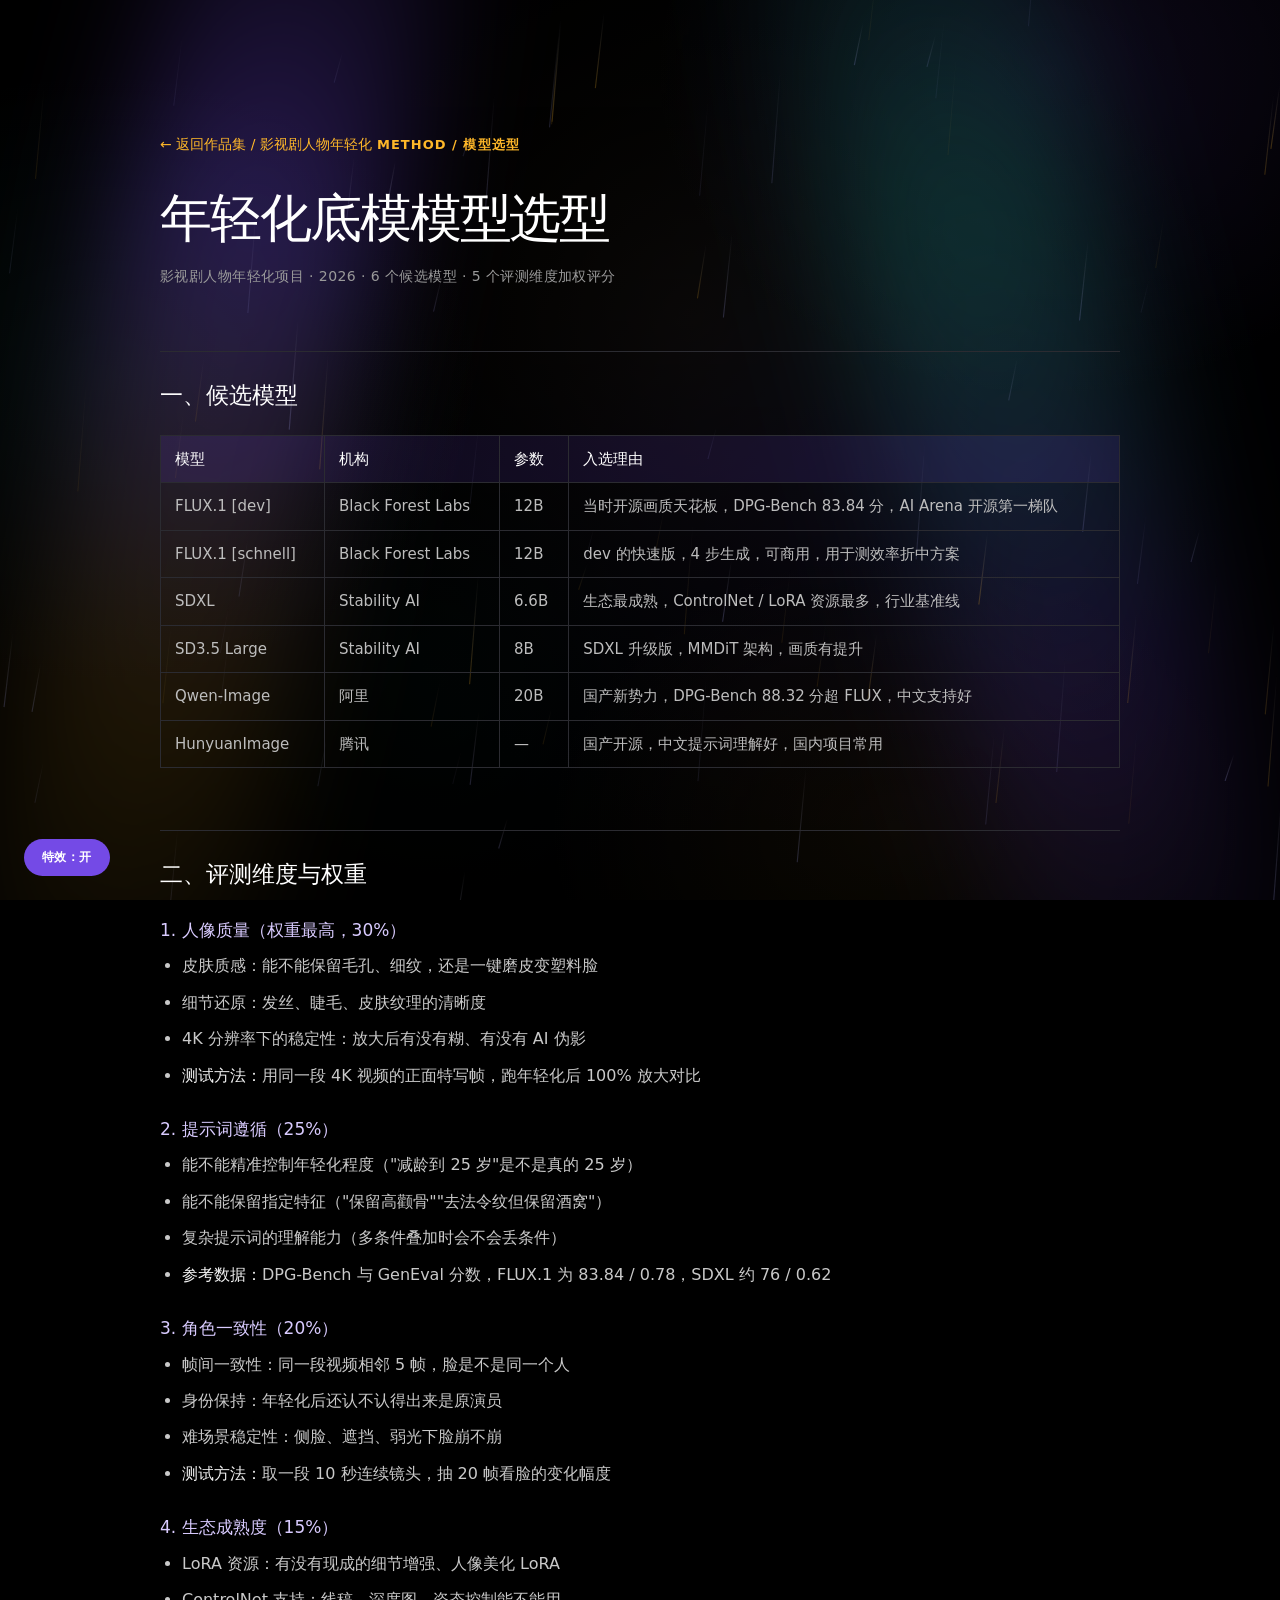
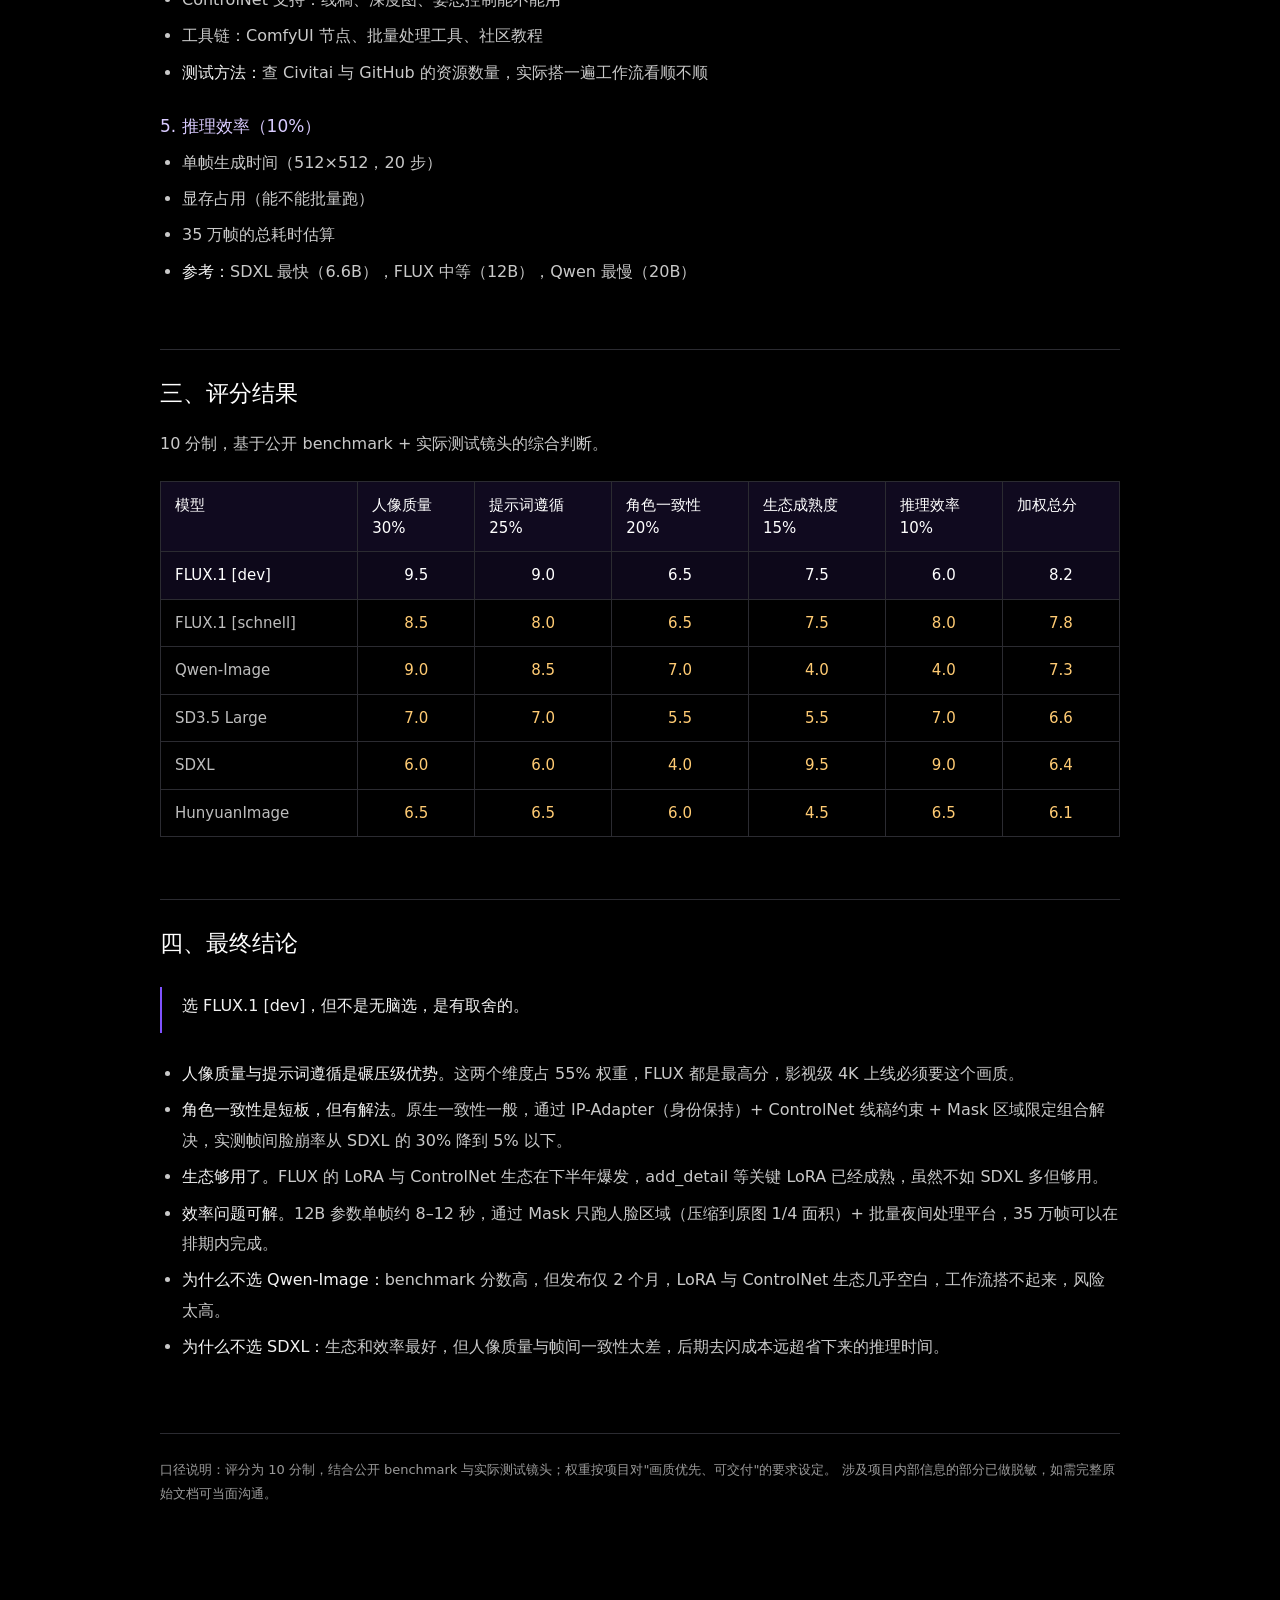
<file: workflows/model-selection.html>
<!DOCTYPE html>
<html lang="zh-CN">
<head>
<meta charset="UTF-8">
<meta name="viewport" content="width=device-width, initial-scale=1.0">
<meta name="description" content="影视剧人物年轻化项目的底模选型：6 个候选模型、5 个评测维度加权评分与最终结论。">
<title>年轻化底模模型选型 | 周翔</title>
<link rel="icon" href="../assets/img/favicon.svg" type="image/svg+xml">
<link rel="stylesheet" href="../assets/css/style.css">
<link rel="stylesheet" href="../assets/css/doc.css">
</head>
<body>

<canvas id="aurora-canvas" aria-hidden="true"></canvas>
<div class="bg-glow" aria-hidden="true"></div>
<canvas id="rain-canvas" aria-hidden="true"></canvas>
<div class="cursor-glow" aria-hidden="true"></div>

<div class="site">
  <main class="doc">
    <a class="doc-back" href="../index.html#case-youth">← 返回作品集 / 影视剧人物年轻化</a>

    <span class="eyebrow">Method / 模型选型</span>
    <h1>年轻化底模模型选型</h1>
    <p class="doc-meta">影视剧人物年轻化项目 · 2026 · 6 个候选模型 · 5 个评测维度加权评分</p>

    <h2>一、候选模型</h2>
    <div class="table-wrap">
      <table>
        <thead>
          <tr><th>模型</th><th>机构</th><th>参数</th><th>入选理由</th></tr>
        </thead>
        <tbody>
          <tr><td>FLUX.1 [dev]</td><td>Black Forest Labs</td><td>12B</td><td>当时开源画质天花板，DPG-Bench 83.84 分，AI Arena 开源第一梯队</td></tr>
          <tr><td>FLUX.1 [schnell]</td><td>Black Forest Labs</td><td>12B</td><td>dev 的快速版，4 步生成，可商用，用于测效率折中方案</td></tr>
          <tr><td>SDXL</td><td>Stability AI</td><td>6.6B</td><td>生态最成熟，ControlNet / LoRA 资源最多，行业基准线</td></tr>
          <tr><td>SD3.5 Large</td><td>Stability AI</td><td>8B</td><td>SDXL 升级版，MMDiT 架构，画质有提升</td></tr>
          <tr><td>Qwen-Image</td><td>阿里</td><td>20B</td><td>国产新势力，DPG-Bench 88.32 分超 FLUX，中文支持好</td></tr>
          <tr><td>HunyuanImage</td><td>腾讯</td><td>—</td><td>国产开源，中文提示词理解好，国内项目常用</td></tr>
        </tbody>
      </table>
    </div>

    <h2>二、评测维度与权重</h2>

    <h3>1. 人像质量（权重最高，30%）</h3>
    <ul>
      <li>皮肤质感：能不能保留毛孔、细纹，还是一键磨皮变塑料脸</li>
      <li>细节还原：发丝、睫毛、皮肤纹理的清晰度</li>
      <li>4K 分辨率下的稳定性：放大后有没有糊、有没有 AI 伪影</li>
      <li><b>测试方法：</b>用同一段 4K 视频的正面特写帧，跑年轻化后 100% 放大对比</li>
    </ul>

    <h3>2. 提示词遵循（25%）</h3>
    <ul>
      <li>能不能精准控制年轻化程度（"减龄到 25 岁"是不是真的 25 岁）</li>
      <li>能不能保留指定特征（"保留高颧骨""去法令纹但保留酒窝"）</li>
      <li>复杂提示词的理解能力（多条件叠加时会不会丢条件）</li>
      <li><b>参考数据：</b>DPG-Bench 与 GenEval 分数，FLUX.1 为 83.84 / 0.78，SDXL 约 76 / 0.62</li>
    </ul>

    <h3>3. 角色一致性（20%）</h3>
    <ul>
      <li>帧间一致性：同一段视频相邻 5 帧，脸是不是同一个人</li>
      <li>身份保持：年轻化后还认不认得出来是原演员</li>
      <li>难场景稳定性：侧脸、遮挡、弱光下脸崩不崩</li>
      <li><b>测试方法：</b>取一段 10 秒连续镜头，抽 20 帧看脸的变化幅度</li>
    </ul>

    <h3>4. 生态成熟度（15%）</h3>
    <ul>
      <li>LoRA 资源：有没有现成的细节增强、人像美化 LoRA</li>
      <li>ControlNet 支持：线稿、深度图、姿态控制能不能用</li>
      <li>工具链：ComfyUI 节点、批量处理工具、社区教程</li>
      <li><b>测试方法：</b>查 Civitai 与 GitHub 的资源数量，实际搭一遍工作流看顺不顺</li>
    </ul>

    <h3>5. 推理效率（10%）</h3>
    <ul>
      <li>单帧生成时间（512×512，20 步）</li>
      <li>显存占用（能不能批量跑）</li>
      <li>35 万帧的总耗时估算</li>
      <li><b>参考：</b>SDXL 最快（6.6B），FLUX 中等（12B），Qwen 最慢（20B）</li>
    </ul>

    <h2>三、评分结果</h2>
    <p>10 分制，基于公开 benchmark + 实际测试镜头的综合判断。</p>
    <div class="table-wrap">
      <table>
        <thead>
          <tr><th>模型</th><th>人像质量<br>30%</th><th>提示词遵循<br>25%</th><th>角色一致性<br>20%</th><th>生态成熟度<br>15%</th><th>推理效率<br>10%</th><th>加权总分</th></tr>
        </thead>
        <tbody>
          <tr class="best"><td>FLUX.1 [dev]</td><td class="num">9.5</td><td class="num">9.0</td><td class="num">6.5</td><td class="num">7.5</td><td class="num">6.0</td><td class="num">8.2</td></tr>
          <tr><td>FLUX.1 [schnell]</td><td class="num">8.5</td><td class="num">8.0</td><td class="num">6.5</td><td class="num">7.5</td><td class="num">8.0</td><td class="num">7.8</td></tr>
          <tr><td>Qwen-Image</td><td class="num">9.0</td><td class="num">8.5</td><td class="num">7.0</td><td class="num">4.0</td><td class="num">4.0</td><td class="num">7.3</td></tr>
          <tr><td>SD3.5 Large</td><td class="num">7.0</td><td class="num">7.0</td><td class="num">5.5</td><td class="num">5.5</td><td class="num">7.0</td><td class="num">6.6</td></tr>
          <tr><td>SDXL</td><td class="num">6.0</td><td class="num">6.0</td><td class="num">4.0</td><td class="num">9.5</td><td class="num">9.0</td><td class="num">6.4</td></tr>
          <tr><td>HunyuanImage</td><td class="num">6.5</td><td class="num">6.5</td><td class="num">6.0</td><td class="num">4.5</td><td class="num">6.5</td><td class="num">6.1</td></tr>
        </tbody>
      </table>
    </div>

    <h2>四、最终结论</h2>
    <div class="callout">
      <p><b>选 FLUX.1 [dev]，但不是无脑选，是有取舍的。</b></p>
    </div>
    <ul>
      <li><b>人像质量与提示词遵循是碾压级优势。</b>这两个维度占 55% 权重，FLUX 都是最高分，影视级 4K 上线必须要这个画质。</li>
      <li><b>角色一致性是短板，但有解法。</b>原生一致性一般，通过 IP-Adapter（身份保持）+ ControlNet 线稿约束 + Mask 区域限定组合解决，实测帧间脸崩率从 SDXL 的 30% 降到 5% 以下。</li>
      <li><b>生态够用了。</b>FLUX 的 LoRA 与 ControlNet 生态在下半年爆发，add_detail 等关键 LoRA 已经成熟，虽然不如 SDXL 多但够用。</li>
      <li><b>效率问题可解。</b>12B 参数单帧约 8–12 秒，通过 Mask 只跑人脸区域（压缩到原图 1/4 面积）+ 批量夜间处理平台，35 万帧可以在排期内完成。</li>
      <li><b>为什么不选 Qwen-Image：</b>benchmark 分数高，但发布仅 2 个月，LoRA 与 ControlNet 生态几乎空白，工作流搭不起来，风险太高。</li>
      <li><b>为什么不选 SDXL：</b>生态和效率最好，但人像质量与帧间一致性太差，后期去闪成本远超省下来的推理时间。</li>
    </ul>

    <p class="foot">
      口径说明：评分为 10 分制，结合公开 benchmark 与实际测试镜头；权重按项目对"画质优先、可交付"的要求设定。
      涉及项目内部信息的部分已做脱敏，如需完整原始文档可当面沟通。
    </p>
  </main>
</div>

<button class="fx-toggle" id="fx-toggle" aria-pressed="true">特效：开</button>
<script src="../assets/js/main.js"></script>
</body>
</html>
</file>
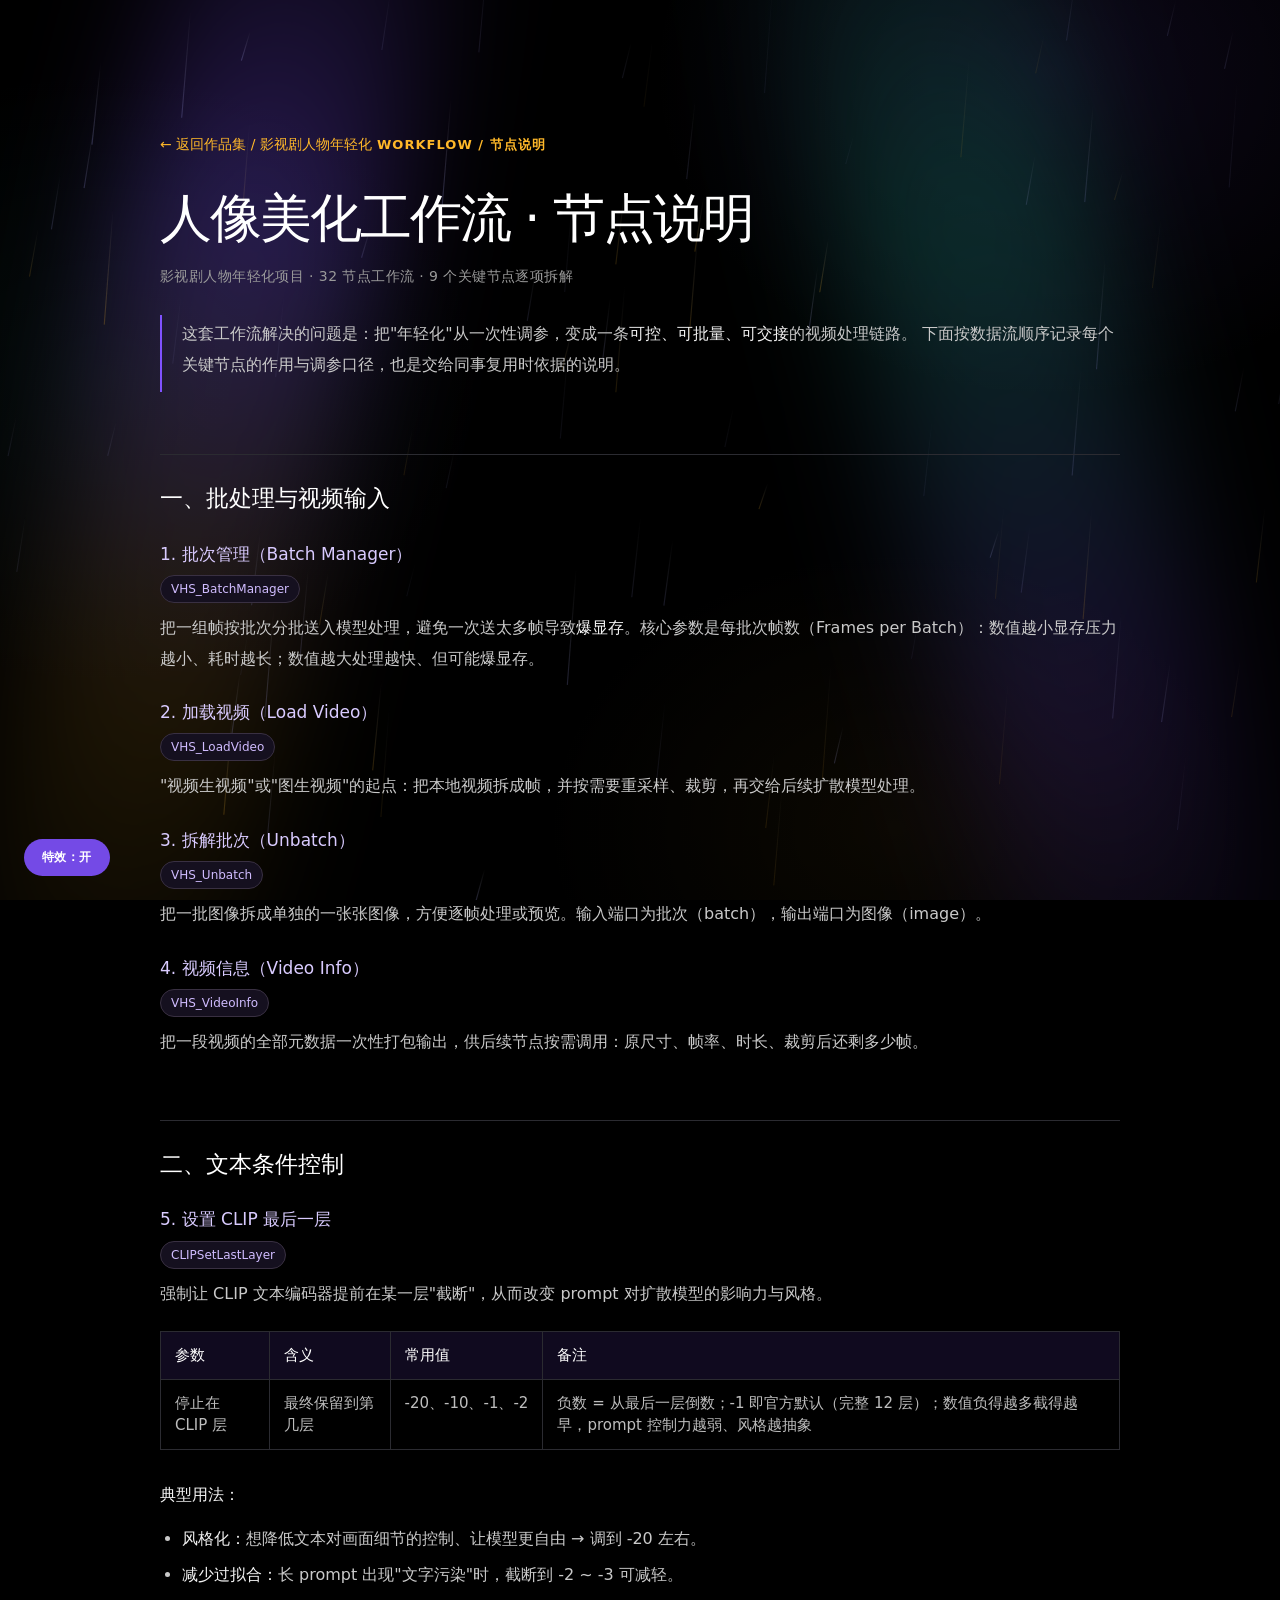
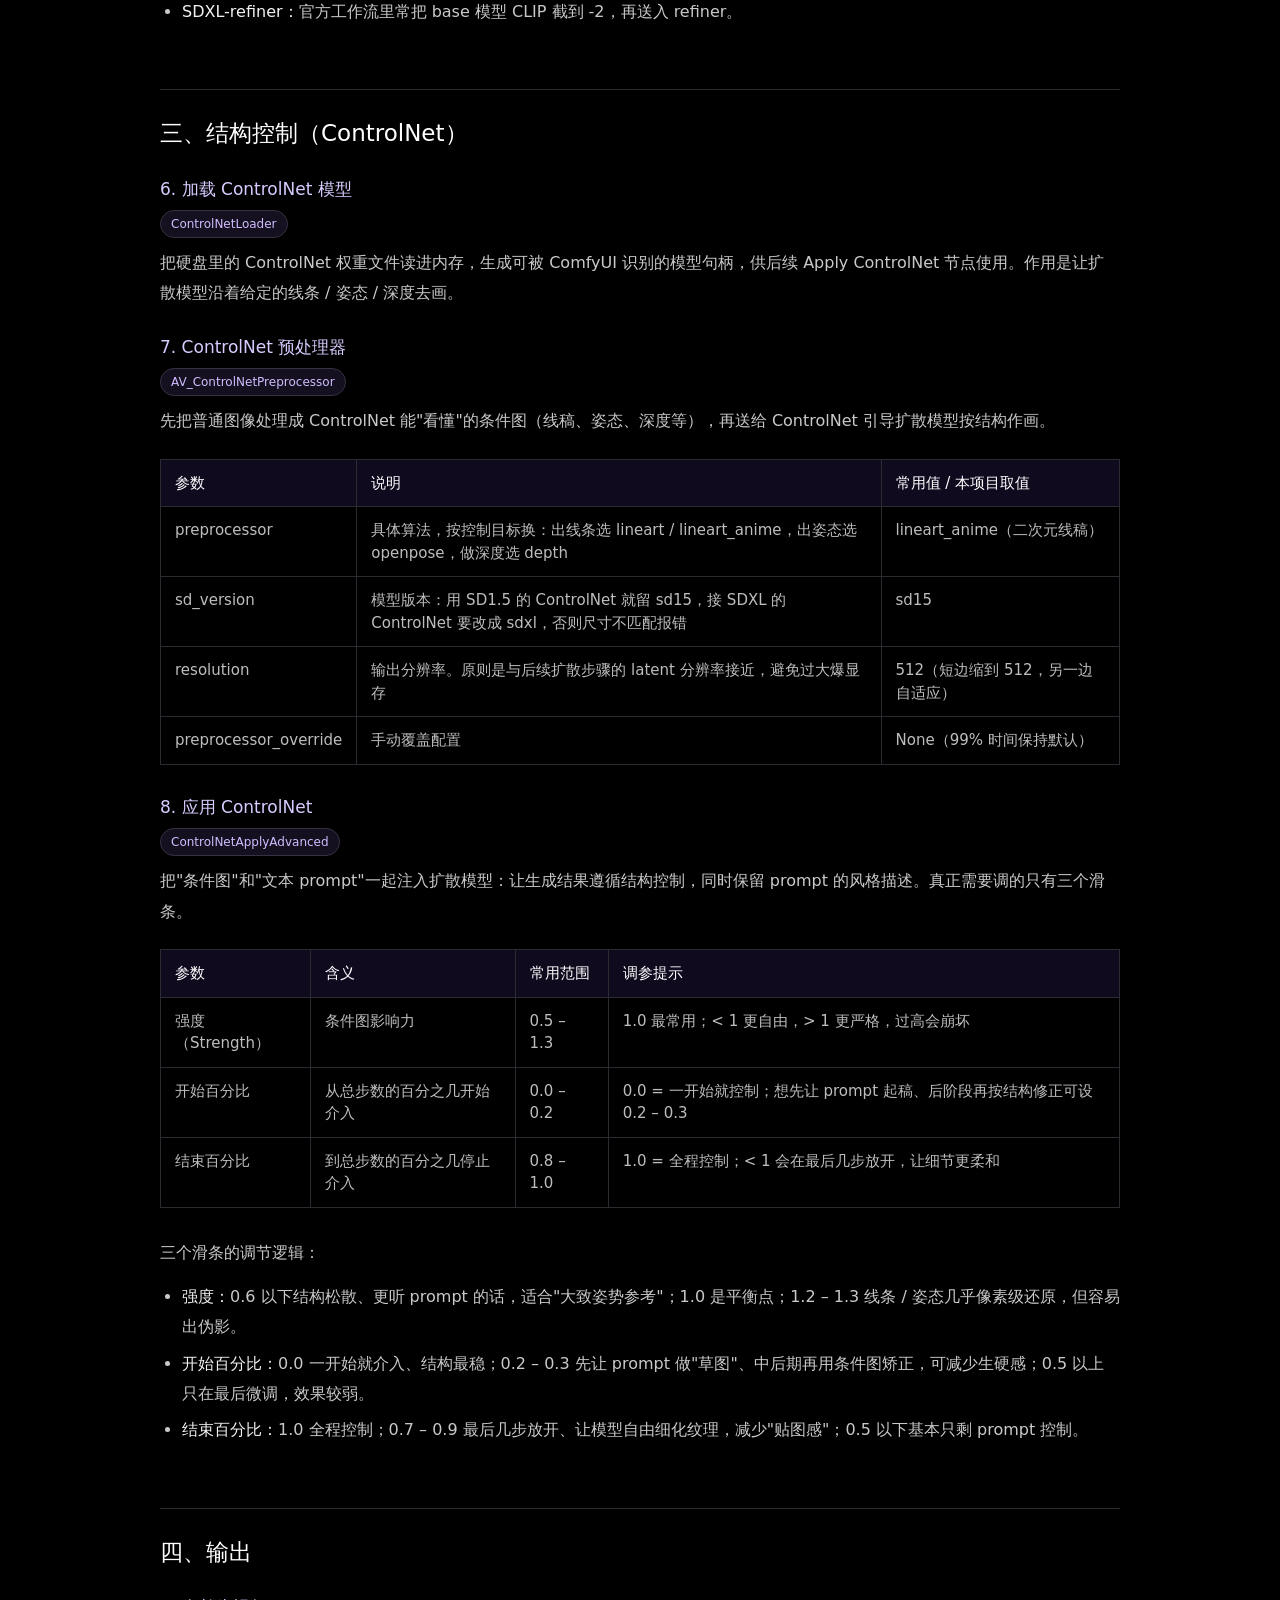
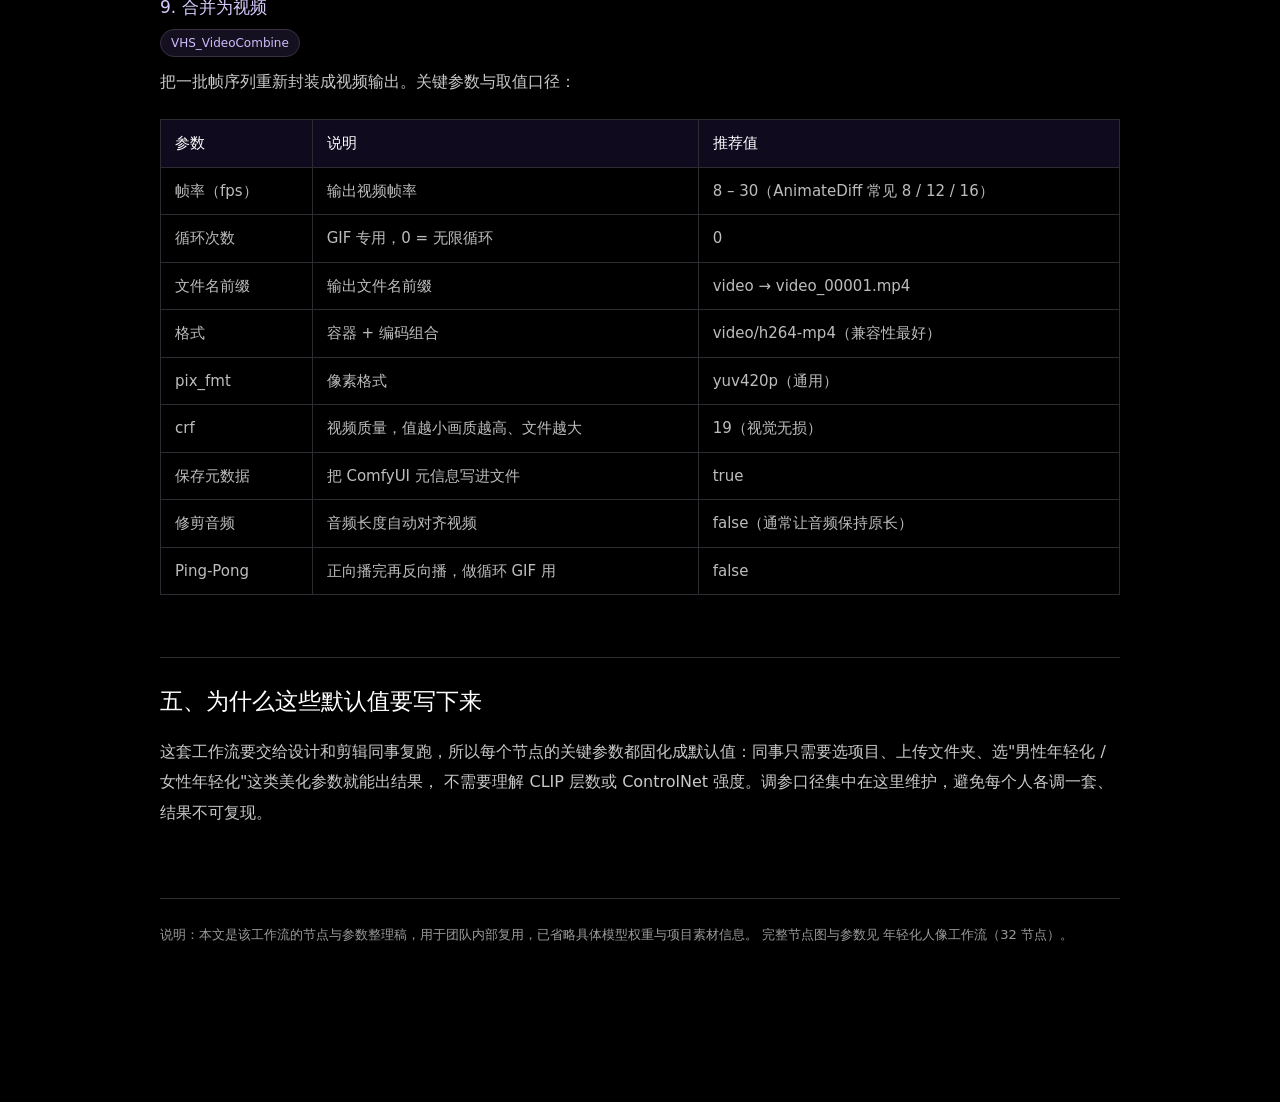
<file: workflows/portrait-workflow-nodes.html>
<!DOCTYPE html>
<html lang="zh-CN">
<head>
<meta charset="UTF-8">
<meta name="viewport" content="width=device-width, initial-scale=1.0">
<meta name="description" content="人像美化工作流节点说明：批次管理、视频加载、CLIP 截断、ControlNet 预处理与强度调参、视频合并的逐节点参数说明。">
<title>人像美化工作流 · 节点说明 | 周翔</title>
<link rel="icon" href="../assets/img/favicon.svg" type="image/svg+xml">
<link rel="stylesheet" href="../assets/css/style.css">
<link rel="stylesheet" href="../assets/css/doc.css">
</head>
<body>

<canvas id="aurora-canvas" aria-hidden="true"></canvas>
<div class="bg-glow" aria-hidden="true"></div>
<canvas id="rain-canvas" aria-hidden="true"></canvas>
<div class="cursor-glow" aria-hidden="true"></div>

<div class="site">
  <main class="doc">
    <a class="doc-back" href="../index.html#case-youth">← 返回作品集 / 影视剧人物年轻化</a>

    <span class="eyebrow">Workflow / 节点说明</span>
    <h1>人像美化工作流 · 节点说明</h1>
    <p class="doc-meta">影视剧人物年轻化项目 · 32 节点工作流 · 9 个关键节点逐项拆解</p>

    <div class="callout">
      <p>这套工作流解决的问题是：把"年轻化"从一次性调参，变成一条<b>可控、可批量、可交接</b>的视频处理链路。
        下面按数据流顺序记录每个关键节点的作用与调参口径，也是交给同事复用时依据的说明。</p>
    </div>

    <h2>一、批处理与视频输入</h2>

    <h3>1. 批次管理（Batch Manager）</h3>
    <span class="node-tag">VHS_BatchManager</span>
    <p>把一组帧按批次分批送入模型处理，避免一次送太多帧导致<b>爆显存</b>。核心参数是每批次帧数（Frames per Batch）：数值越小显存压力越小、耗时越长；数值越大处理越快、但可能爆显存。</p>

    <h3>2. 加载视频（Load Video）</h3>
    <span class="node-tag">VHS_LoadVideo</span>
    <p>"视频生视频"或"图生视频"的起点：把本地视频拆成帧，并按需要重采样、裁剪，再交给后续扩散模型处理。</p>

    <h3>3. 拆解批次（Unbatch）</h3>
    <span class="node-tag">VHS_Unbatch</span>
    <p>把一批图像拆成单独的一张张图像，方便逐帧处理或预览。输入端口为批次（batch），输出端口为图像（image）。</p>

    <h3>4. 视频信息（Video Info）</h3>
    <span class="node-tag">VHS_VideoInfo</span>
    <p>把一段视频的全部元数据一次性打包输出，供后续节点按需调用：原尺寸、帧率、时长、裁剪后还剩多少帧。</p>

    <h2>二、文本条件控制</h2>

    <h3>5. 设置 CLIP 最后一层</h3>
    <span class="node-tag">CLIPSetLastLayer</span>
    <p>强制让 CLIP 文本编码器提前在某一层"截断"，从而改变 prompt 对扩散模型的影响力与风格。</p>
    <div class="table-wrap">
      <table>
        <thead><tr><th>参数</th><th>含义</th><th>常用值</th><th>备注</th></tr></thead>
        <tbody>
          <tr><td>停止在 CLIP 层</td><td>最终保留到第几层</td><td>-20、-10、-1、-2</td>
            <td>负数 = 从最后一层倒数；-1 即官方默认（完整 12 层）；数值负得越多截得越早，prompt 控制力越弱、风格越抽象</td></tr>
        </tbody>
      </table>
    </div>
    <p><b>典型用法：</b></p>
    <ul>
      <li><b>风格化：</b>想降低文本对画面细节的控制、让模型更自由 → 调到 -20 左右。</li>
      <li><b>减少过拟合：</b>长 prompt 出现"文字污染"时，截断到 -2 ~ -3 可减轻。</li>
      <li><b>SDXL-refiner：</b>官方工作流里常把 base 模型 CLIP 截到 -2，再送入 refiner。</li>
    </ul>

    <h2>三、结构控制（ControlNet）</h2>

    <h3>6. 加载 ControlNet 模型</h3>
    <span class="node-tag">ControlNetLoader</span>
    <p>把硬盘里的 ControlNet 权重文件读进内存，生成可被 ComfyUI 识别的模型句柄，供后续 Apply ControlNet 节点使用。作用是让扩散模型沿着给定的线条 / 姿态 / 深度去画。</p>

    <h3>7. ControlNet 预处理器</h3>
    <span class="node-tag">AV_ControlNetPreprocessor</span>
    <p>先把普通图像处理成 ControlNet 能"看懂"的条件图（线稿、姿态、深度等），再送给 ControlNet 引导扩散模型按结构作画。</p>
    <div class="table-wrap">
      <table>
        <thead><tr><th>参数</th><th>说明</th><th>常用值 / 本项目取值</th></tr></thead>
        <tbody>
          <tr><td>preprocessor</td><td>具体算法，按控制目标换：出线条选 lineart / lineart_anime，出姿态选 openpose，做深度选 depth</td><td>lineart_anime（二次元线稿）</td></tr>
          <tr><td>sd_version</td><td>模型版本：用 SD1.5 的 ControlNet 就留 sd15，接 SDXL 的 ControlNet 要改成 sdxl，否则尺寸不匹配报错</td><td>sd15</td></tr>
          <tr><td>resolution</td><td>输出分辨率。原则是与后续扩散步骤的 latent 分辨率接近，避免过大爆显存</td><td>512（短边缩到 512，另一边自适应）</td></tr>
          <tr><td>preprocessor_override</td><td>手动覆盖配置</td><td>None（99% 时间保持默认）</td></tr>
        </tbody>
      </table>
    </div>

    <h3>8. 应用 ControlNet</h3>
    <span class="node-tag">ControlNetApplyAdvanced</span>
    <p>把"条件图"和"文本 prompt"一起注入扩散模型：让生成结果遵循结构控制，同时保留 prompt 的风格描述。真正需要调的只有三个滑条。</p>
    <div class="table-wrap">
      <table>
        <thead><tr><th>参数</th><th>含义</th><th>常用范围</th><th>调参提示</th></tr></thead>
        <tbody>
          <tr><td>强度（Strength）</td><td>条件图影响力</td><td>0.5 – 1.3</td><td>1.0 最常用；&lt; 1 更自由，&gt; 1 更严格，过高会崩坏</td></tr>
          <tr><td>开始百分比</td><td>从总步数的百分之几开始介入</td><td>0.0 – 0.2</td><td>0.0 = 一开始就控制；想先让 prompt 起稿、后阶段再按结构修正可设 0.2 – 0.3</td></tr>
          <tr><td>结束百分比</td><td>到总步数的百分之几停止介入</td><td>0.8 – 1.0</td><td>1.0 = 全程控制；&lt; 1 会在最后几步放开，让细节更柔和</td></tr>
        </tbody>
      </table>
    </div>
    <p>三个滑条的调节逻辑：</p>
    <ul>
      <li><b>强度：</b>0.6 以下结构松散、更听 prompt 的话，适合"大致姿势参考"；1.0 是平衡点；1.2 – 1.3 线条 / 姿态几乎像素级还原，但容易出伪影。</li>
      <li><b>开始百分比：</b>0.0 一开始就介入、结构最稳；0.2 – 0.3 先让 prompt 做"草图"、中后期再用条件图矫正，可减少生硬感；0.5 以上只在最后微调，效果较弱。</li>
      <li><b>结束百分比：</b>1.0 全程控制；0.7 – 0.9 最后几步放开、让模型自由细化纹理，减少"贴图感"；0.5 以下基本只剩 prompt 控制。</li>
    </ul>

    <h2>四、输出</h2>

    <h3>9. 合并为视频</h3>
    <span class="node-tag">VHS_VideoCombine</span>
    <p>把一批帧序列重新封装成视频输出。关键参数与取值口径：</p>
    <div class="table-wrap">
      <table>
        <thead><tr><th>参数</th><th>说明</th><th>推荐值</th></tr></thead>
        <tbody>
          <tr><td>帧率（fps）</td><td>输出视频帧率</td><td>8 – 30（AnimateDiff 常见 8 / 12 / 16）</td></tr>
          <tr><td>循环次数</td><td>GIF 专用，0 = 无限循环</td><td>0</td></tr>
          <tr><td>文件名前缀</td><td>输出文件名前缀</td><td>video → video_00001.mp4</td></tr>
          <tr><td>格式</td><td>容器 + 编码组合</td><td>video/h264-mp4（兼容性最好）</td></tr>
          <tr><td>pix_fmt</td><td>像素格式</td><td>yuv420p（通用）</td></tr>
          <tr><td>crf</td><td>视频质量，值越小画质越高、文件越大</td><td>19（视觉无损）</td></tr>
          <tr><td>保存元数据</td><td>把 ComfyUI 元信息写进文件</td><td>true</td></tr>
          <tr><td>修剪音频</td><td>音频长度自动对齐视频</td><td>false（通常让音频保持原长）</td></tr>
          <tr><td>Ping-Pong</td><td>正向播完再反向播，做循环 GIF 用</td><td>false</td></tr>
        </tbody>
      </table>
    </div>

    <h2>五、为什么这些默认值要写下来</h2>
    <p>这套工作流要交给设计和剪辑同事复跑，所以每个节点的关键参数都固化成默认值：同事只需要选项目、上传文件夹、选"男性年轻化 / 女性年轻化"这类美化参数就能出结果，
      不需要理解 CLIP 层数或 ControlNet 强度。调参口径集中在这里维护，避免每个人各调一套、结果不可复现。</p>

    <p class="foot">
      说明：本文是该工作流的节点与参数整理稿，用于团队内部复用，已省略具体模型权重与项目素材信息。
      完整节点图与参数见 <a href="youth-portrait-workflow.html" target="_blank" rel="noopener">年轻化人像工作流（32 节点）</a>。
    </p>
  </main>
</div>

<button class="fx-toggle" id="fx-toggle" aria-pressed="true">特效：开</button>
<script src="../assets/js/main.js"></script>
</body>
</html>
</file>
<file: assets/css/style.css>
/* =========================================================
   个人网站样式表
   改配色：只改下面 :root 里的变量即可，其余不用动。
   ========================================================= */

:root {
  /* 颜色 */
  --color-void: #000000;
  --color-white: #ffffff;
  --color-ash: #9a9a9a;
  --color-silver: #bdbdbd;
  --color-iris: #8052ff;    /* 紫色强调 */
  --color-saffron: #ffb829; /* 琥珀强调 */
  --color-verdant: #15846e; /* 绿色辅助 */

  --color-line: #2b2b31;
  --color-surface: rgba(15, 15, 20, 0.92);
  --color-text-body: #c9c9c9;

  /* 排版 */
  --font-sans: 'Inter', ui-sans-serif, system-ui, -apple-system, BlinkMacSystemFont,
               "Segoe UI", "PingFang SC", "Hiragino Sans GB", "Microsoft YaHei", sans-serif;

  /* 间距 */
  --sp-12: 12px;
  --sp-18: 18px;
  --sp-24: 24px;
  --sp-36: 36px;
  --sp-60: 60px;
  --sp-96: 96px;

  --page-max: 1280px;
  --header-h: 84px;
}

* { margin: 0; padding: 0; box-sizing: border-box; }

html { scroll-behavior: smooth; scroll-padding-top: 104px; }

body {
  font-family: var(--font-sans);
  background: var(--color-void);
  color: var(--color-white);
  line-height: 1.5;
  -webkit-font-smoothing: antialiased;
  overflow-x: hidden;
}

a { color: inherit; text-decoration: none; }
img { max-width: 100%; display: block; }
button { font-family: inherit; }

/* ---------- 背景层 ---------- */
/* 图层顺序：极光 canvas(-3) → 光晕/光柱(-2) → 雨丝(-1) → 内容(1) */

#aurora-canvas {
  position: fixed;
  inset: 0;
  z-index: -3;
  pointer-events: none;
  opacity: 0.75;
  transition: opacity 0.6s ease;
}

.bg-glow {
  position: fixed;
  inset: 0;
  z-index: -2;
  pointer-events: none;
  overflow: hidden;
  background:
    /* 最上层：暗压，保证正文可读 */
    linear-gradient(180deg, rgba(0, 0, 0, 0.66), rgba(0, 0, 0, 0.74)),
    radial-gradient(560px 460px at 82% 8%, rgba(128, 82, 255, 0.30), transparent 70%),
    radial-gradient(520px 420px at 8% 42%, rgba(21, 132, 110, 0.22), transparent 72%),
    radial-gradient(480px 380px at 70% 92%, rgba(255, 184, 41, 0.16), transparent 72%);
}

/* 缓慢漂移的光柱 */
.bg-glow::before,
.bg-glow::after {
  content: "";
  position: absolute;
  top: -30%;
  height: 160%;
  width: 20vw;
  filter: blur(60px);
  will-change: transform, opacity;
}
.bg-glow::before {
  left: 6%;
  background: linear-gradient(to bottom, transparent, rgba(128, 82, 255, 0.30), rgba(255, 184, 41, 0.12), transparent);
  transform: rotate(12deg);
  animation: beamDrift 17s ease-in-out infinite alternate;
}
.bg-glow::after {
  right: 10%;
  background: linear-gradient(to bottom, transparent, rgba(21, 132, 110, 0.30), rgba(128, 82, 255, 0.16), transparent);
  transform: rotate(-14deg);
  animation: beamDrift 23s ease-in-out infinite alternate-reverse;
}
@keyframes beamDrift {
  from { transform: rotate(12deg) translateX(-5%); opacity: 0.65; }
  to   { transform: rotate(12deg) translateX(7%); opacity: 1; }
}

#rain-canvas {
  position: fixed;
  inset: 0;
  z-index: -1;
  pointer-events: none;
  opacity: 0.7;
  transition: opacity 0.5s ease;
}

/* 跟随鼠标的柔光 */
.cursor-glow {
  position: fixed;
  top: 0; left: 0;
  width: 460px; height: 460px;
  margin: -230px 0 0 -230px;
  border-radius: 50%;
  pointer-events: none;
  z-index: 5;
  opacity: 0;
  background: radial-gradient(circle, rgba(128, 82, 255, 0.16), rgba(128, 82, 255, 0.05) 45%, transparent 70%);
  mix-blend-mode: screen;
  transition: opacity 0.5s ease;
  will-change: transform;
}
.cursor-glow.is-on { opacity: 1; }

/* 关闭特效 */
html.effects-off #aurora-canvas,
html.effects-off #rain-canvas,
html.effects-off .cursor-glow { opacity: 0; visibility: hidden; }
html.effects-off .bg-glow::before,
html.effects-off .bg-glow::after,
html.effects-off .grad { animation: none; }

/* ---------- 布局 ---------- */
.container {
  max-width: var(--page-max);
  margin: 0 auto;
  padding: 0 40px;
  width: 100%;
}

.site { position: relative; z-index: 1; }

.section { padding: var(--sp-96) 0; border-top: 1px solid transparent; }

/* ---------- 顶部导航 ---------- */
.site-header {
  position: sticky;
  top: 0;
  z-index: 60;
  backdrop-filter: blur(14px);
  background: rgba(0, 0, 0, 0.55);
  border-bottom: 1px solid transparent;
  transition: background 0.3s ease, border-color 0.3s ease;
}
.site-header.is-scrolled {
  background: rgba(0, 0, 0, 0.82);
  border-bottom-color: var(--color-line);
}

.nav {
  display: flex;
  align-items: center;
  justify-content: space-between;
  gap: var(--sp-24);
  height: var(--header-h);
}

.brand { display: flex; align-items: baseline; gap: 8px; white-space: nowrap; }
.brand-name { font-size: 17px; font-weight: 600; letter-spacing: -0.01em; }
.brand-role { font-size: 13px; color: var(--color-ash); letter-spacing: 0.02em; }

.nav-links {
  display: flex;
  align-items: center;
  gap: 30px;
  list-style: none;
}
.nav-links a {
  position: relative;
  font-size: 14px;
  color: var(--color-silver);
  letter-spacing: 0.01em;
  transition: color 0.2s ease;
}
.nav-links a::after {
  content: "";
  position: absolute;
  left: 0; bottom: -6px;
  width: 0; height: 1px;
  background: var(--color-saffron);
  transition: width 0.25s ease;
}
.nav-links a:hover { color: var(--color-white); }
.nav-links a:hover::after,
.nav-links a.is-active::after { width: 100%; }
.nav-links a.is-active { color: var(--color-white); }

.nav-cta {
  font-size: 13px;
  font-weight: 600;
  letter-spacing: 0.03em;
  text-transform: uppercase;
  padding: 10px 20px;
  border-radius: 999px;
  border: 1px solid rgba(128, 82, 255, 0.55);
  color: #d9cbff;
  background: rgba(128, 82, 255, 0.12);
  transition: background 0.2s ease, border-color 0.2s ease, color 0.2s ease;
}
.nav-cta:hover { background: rgba(128, 82, 255, 0.28); border-color: var(--color-iris); color: #fff; }

.menu-toggle {
  display: none;
  width: 42px; height: 42px;
  border: 1px solid var(--color-line);
  border-radius: 10px;
  background: rgba(255, 255, 255, 0.03);
  cursor: pointer;
  padding: 11px 10px;
  flex-direction: column;
  justify-content: space-between;
}
.menu-toggle span { display: block; height: 1.5px; background: var(--color-white); transition: transform 0.25s ease, opacity 0.25s ease; }
.menu-toggle[aria-expanded="true"] span:nth-child(1) { transform: translateY(9px) rotate(45deg); }
.menu-toggle[aria-expanded="true"] span:nth-child(2) { opacity: 0; }
.menu-toggle[aria-expanded="true"] span:nth-child(3) { transform: translateY(-9px) rotate(-45deg); }

/* ---------- 通用文字 ---------- */
.eyebrow {
  display: inline-block;
  font-size: 13px;
  font-weight: 600;
  letter-spacing: 0.08em;
  text-transform: uppercase;
  color: var(--color-saffron);
  margin-bottom: var(--sp-24);
}

.display {
  font-weight: 400;
  letter-spacing: -0.04em;
  line-height: 1.1;
  color: var(--color-white);
}

.grad {
  background: linear-gradient(96deg, var(--color-iris), var(--color-saffron), #7de3ff, var(--color-iris));
  background-size: 300% 100%;
  -webkit-background-clip: text;
  background-clip: text;
  color: transparent;
  animation: gradFlow 9s linear infinite;
}
@keyframes gradFlow {
  from { background-position: 0% 50%; }
  to { background-position: 300% 50%; }
}

.section-heading {
  display: flex;
  justify-content: space-between;
  align-items: flex-end;
  gap: 32px;
  margin-bottom: 56px;
}
.section-heading h2 { font-size: clamp(32px, 4.4vw, 54px); }
.section-heading > p {
  max-width: 360px;
  color: var(--color-silver);
  font-size: 16px;
  line-height: 1.8;
}

/* ---------- 按钮 ---------- */
.btn {
  display: inline-flex;
  align-items: center;
  gap: 8px;
  padding: 14px 26px;
  border-radius: 999px;
  font-size: 15px;
  font-weight: 500;
  transition: transform 0.2s ease, background 0.2s ease, border-color 0.2s ease, color 0.2s ease;
}
.btn:hover { transform: translateY(-2px); }

.btn-primary {
  background: linear-gradient(96deg, var(--color-iris), #6a3df0);
  color: #fff;
  box-shadow: 0 10px 30px -12px rgba(128, 82, 255, 0.9);
}
.btn-primary:hover { box-shadow: 0 14px 34px -12px rgba(128, 82, 255, 1); }

.btn-ghost {
  border: 1px solid var(--color-line);
  color: var(--color-silver);
}
.btn-ghost:hover { border-color: var(--color-saffron); color: var(--color-saffron); }

/* ---------- 首屏 ---------- */
/* 入场：分句上浮 + 模糊消散 */
@keyframes riseIn {
  from { opacity: 0; transform: translateY(26px); filter: blur(10px); }
  to   { opacity: 1; transform: none; filter: none; }
}
.hero-copy > *,
.hero-visual { animation: riseIn 1s cubic-bezier(0.22, 1, 0.36, 1) both; }
.hero-copy > *:nth-child(1) { animation-delay: 0.05s; }
.hero-copy > *:nth-child(2) { animation-delay: 0.16s; }
.hero-copy > *:nth-child(3) { animation-delay: 0.30s; }
.hero-copy > *:nth-child(4) { animation-delay: 0.42s; }
.hero-copy > *:nth-child(5) { animation-delay: 0.54s; }
.hero-visual { animation-delay: 0.22s; }

.hero {
  min-height: calc(100vh - var(--header-h));
  display: grid;
  grid-template-columns: 1.08fr 0.92fr;
  align-items: center;
  gap: 48px;
  padding: 56px 0 88px;
}
.hero > * { min-width: 0; }

.hero-copy h1 {
  font-size: clamp(38px, 5.2vw, 72px);
  line-height: 1.14;
  margin-bottom: var(--sp-24);
  max-width: 680px;
}
.hero-copy .lead {
  font-size: 17px;
  font-weight: 300;
  color: var(--color-silver);
  max-width: 470px;
  margin-bottom: var(--sp-36);
  line-height: 1.8;
}
.hero-actions { display: flex; align-items: center; gap: 20px; flex-wrap: wrap; }

.hero-stats {
  display: flex;
  gap: 44px;
  margin-top: 52px;
  padding-top: 28px;
  border-top: 1px solid var(--color-line);
  flex-wrap: wrap;
}
.hero-stats dt { font-size: 30px; font-weight: 500; letter-spacing: -0.03em; }
.hero-stats dd { font-size: 13px; color: var(--color-ash); margin-top: 6px; letter-spacing: 0.02em; }

.hero-visual { position: relative; height: 540px; }
.hero-visual canvas { width: 100%; height: 100%; display: block; }

.hero-card {
  position: absolute;
  left: 0; bottom: 24px;
  max-width: 280px;
  padding: 18px 20px;
  border-radius: 14px;
  border: 1px solid var(--color-line);
  background: rgba(10, 10, 14, 0.72);
  backdrop-filter: blur(10px);
}
.hero-card-label {
  display: inline-block;
  font-size: 11px;
  letter-spacing: 0.14em;
  text-transform: uppercase;
  color: var(--color-verdant);
  filter: brightness(1.8);
  margin-bottom: 8px;
}
.hero-card p { font-size: 14px; color: var(--color-silver); line-height: 1.7; }

/* ---------- 关于 ---------- */
.about-grid {
  display: grid;
  grid-template-columns: 1fr 1fr;
  gap: 56px;
  align-items: start;
}
.about-grid h2 { font-size: clamp(30px, 4vw, 50px); }
.about-body p {
  font-size: 17px;
  font-weight: 300;
  color: var(--color-text-body);
  line-height: 1.9;
  margin-bottom: var(--sp-24);
}
.about-body p:last-of-type { margin-bottom: 0; }

.skill-tags { display: flex; flex-wrap: wrap; gap: 10px; margin-top: var(--sp-36); }
.skill-tags span {
  border: 1px solid #393042;
  border-radius: 999px;
  padding: 7px 13px;
  font-size: 13px;
  color: #d0bcff;
  background: #15101f;
}

.about-items { margin-top: 44px; display: grid; gap: 2px; }
.about-item { padding: 22px 0; border-top: 1px solid var(--color-line); }
.about-item h3 { font-size: 17px; font-weight: 500; margin-bottom: 8px; }
.about-item p { font-size: 15px; color: var(--color-ash); line-height: 1.8; margin: 0; }

/* ---------- 分享交流（错落照片墙） ---------- */
.talk-wall {
  columns: 3;
  column-gap: 18px;
}
@media (max-width: 1000px) { .talk-wall { columns: 2; } }
@media (max-width: 640px)  { .talk-wall { columns: 1; } }

.talk-item {
  break-inside: avoid;
  margin: 0 0 18px;
  border: 1px solid var(--color-line);
  border-radius: 14px;
  overflow: hidden;
  background: var(--color-surface);
  transform: rotate(var(--tilt, 0deg));
  transition: transform 0.3s cubic-bezier(.2,.7,.3,1), border-color 0.3s ease, box-shadow 0.3s ease;
}
.talk-item:nth-child(3n+1) { --tilt: -0.9deg; }
.talk-item:nth-child(3n+2) { --tilt: 0.7deg; }
.talk-item:nth-child(3n+3) { --tilt: -0.4deg; }
.talk-item:hover {
  transform: rotate(0deg) translateY(-4px);
  border-color: rgba(128, 82, 255, 0.55);
  box-shadow: 0 18px 40px -22px rgba(0, 0, 0, 0.9);
}
.talk-item a { display: block; }
.talk-item img {
  display: block;
  width: 100%;
  height: auto;
  max-height: 360px;
  object-fit: cover;
  object-position: top center;
}
.talk-item figcaption {
  display: flex;
  align-items: baseline;
  justify-content: space-between;
  gap: 10px;
  padding: 9px 12px 10px;
  font-size: 12.5px;
  color: var(--color-ash);
}
.talk-item figcaption span { min-width: 0; overflow: hidden; text-overflow: ellipsis; white-space: nowrap; }
.talk-item figcaption em { font-style: normal; color: #6f6f78; flex: 0 0 auto; font-size: 12px; }

.talk-note { margin-top: 22px; font-size: 13px; color: var(--color-ash); line-height: 1.7; }
.talk-note a { color: var(--color-saffron); text-decoration: none; }
.talk-note a:hover { text-decoration: underline; }
.talk-note b { color: var(--color-silver); font-weight: 500; }

/* ---------- 工作经历 ---------- */
.timeline { display: grid; gap: 22px; }

.experience-card {
  background: var(--color-surface);
  border: 1px solid var(--color-line);
  border-radius: 16px;
  padding: 34px;
  transition: border-color 0.25s ease, transform 0.25s ease;
}
.experience-card:hover { border-color: rgba(128, 82, 255, 0.5); transform: translateY(-3px); }

.experience-top {
  display: flex;
  justify-content: space-between;
  align-items: flex-start;
  gap: 20px;
  flex-wrap: wrap;
}
.experience-card h3 { font-size: 24px; font-weight: 500; line-height: 1.4; }
.role-label { display: inline-block; margin-top: 6px; font-size: 14px; color: #b6a0ff; }
.period { font-size: 13px; color: var(--color-ash); letter-spacing: 0.04em; white-space: nowrap; }

.experience-card > p {
  color: var(--color-text-body);
  font-size: 16px;
  line-height: 1.85;
  margin: 18px 0;
}

.bullet-list { list-style: none; display: grid; gap: 10px; }
.bullet-list li {
  position: relative;
  padding-left: 20px;
  font-size: 15px;
  color: var(--color-silver);
  line-height: 1.8;
}
.bullet-list li::before {
  content: "";
  position: absolute;
  left: 2px; top: 11px;
  width: 6px; height: 6px;
  border-radius: 50%;
  background: var(--color-saffron);
}

/* ---------- 项目作品 ---------- */
.project-list { display: grid; }

.project { border-top: 1px solid var(--color-line); padding: var(--sp-60) 0; }
.project:last-child { border-bottom: 1px solid var(--color-line); }

.project-head { margin-bottom: 28px; }
.project-title {
  font-size: clamp(30px, 4.2vw, 54px);
  font-weight: 400;
  letter-spacing: -0.04em;
  line-height: 1.15;
}
.project-meta {
  display: block;
  margin-top: 12px;
  font-size: 13px;
  color: var(--color-ash);
  letter-spacing: 0.06em;
  text-transform: uppercase;
}

.project-grid {
  display: grid;
  grid-template-columns: 1.25fr 0.75fr;
  gap: 44px;
  align-items: start;
}
.project-body p {
  font-size: 16px;
  font-weight: 300;
  color: var(--color-silver);
  line-height: 1.85;
  margin-bottom: var(--sp-24);
}

.case-metrics { display: flex; flex-wrap: wrap; gap: 10px; margin: 0 0 var(--sp-24); }
.case-metrics span {
  border: 1px solid #44341b;
  background: #1a150c;
  border-radius: 8px;
  padding: 9px 13px;
  font-size: 14px;
  color: #ffcb73;
}

.project-detail { border-top: 1px solid var(--color-line); border-bottom: 1px solid var(--color-line); padding: 6px 0; }
.project-detail summary {
  cursor: pointer;
  padding: 12px 0;
  font-size: 15px;
  font-weight: 500;
  color: var(--color-saffron);
  list-style: none;
}
.project-detail summary::-webkit-details-marker { display: none; }
.project-detail summary::after { content: " +"; color: var(--color-ash); }
.project-detail[open] summary::after { content: " −"; }
.project-detail div { padding: 4px 0 18px; }
.project-detail p { font-size: 15px; color: var(--color-text-body); line-height: 1.85; margin-bottom: 12px; }
.project-detail b { color: #f2f2f2; font-weight: 500; }

.project-links { display: flex; flex-wrap: wrap; gap: 12px 24px; margin-top: var(--sp-24); }
.project-links a { font-size: 15px; color: var(--color-saffron); }
.project-note { font-size: 14px; color: var(--color-ash); }
.project-links a:hover { text-decoration: underline; }

.project-visual {
  position: relative;
  min-height: 220px;
  border-radius: 16px;
  border: 1px solid var(--color-line);
  background:
    radial-gradient(320px 200px at 80% 20%, rgba(128, 82, 255, 0.28), transparent 70%),
    radial-gradient(280px 200px at 10% 90%, rgba(255, 184, 41, 0.16), transparent 70%),
    #0a0a0e;
  display: flex;
  align-items: flex-end;
  justify-content: flex-end;
  padding: 22px;
  overflow: hidden;
}
.visual-index {
  font-size: 64px;
  font-weight: 200;
  letter-spacing: -0.06em;
  color: rgba(255, 255, 255, 0.16);
}
/* 想放真实截图时：把 <span class="visual-index"> 换成 <img src="..."> */
.project-visual img {
  position: absolute;
  inset: 0;
  width: 100%;
  height: 100%;
  object-fit: cover;
  border-radius: 15px;
}

/* 案例内截图 */
.project-figure { margin: 24px 0 8px; }
.project-figure img {
  width: 100%;
  display: block;
  border: 1px solid var(--color-line);
  border-radius: 12px;
  background: #0a0a0e;
}
.project-figure figcaption { font-size: 13px; color: var(--color-ash); margin-top: 10px; line-height: 1.8; }
.project-figure--narrow { max-width: 440px; }
.project-visual--shot { padding: 0; align-items: stretch; min-height: 260px; }
.project-visual--shot img { object-fit: cover; object-position: left top; border-radius: 15px; }

/* ---------- 开源项目（卡片网格） ---------- */
.resource-grid {
  display: grid;
  grid-template-columns: repeat(3, minmax(0, 1fr));
  gap: 18px;
}

.resource-card {
  display: flex;
  flex-direction: column;
  gap: 10px;
  padding: 26px;
  border: 1px solid var(--color-line);
  border-radius: 16px;
  background: var(--color-surface);
  transition: border-color 0.25s ease, transform 0.25s ease, background 0.25s ease;
}
.resource-card h3 {
  font-size: 18px;
  font-weight: 500;
  letter-spacing: -0.01em;
}
.resource-card p {
  font-size: 14px;
  color: var(--color-ash);
  line-height: 1.8;
  flex: 1;
}
.resource-meta { display: flex; flex-wrap: wrap; gap: 8px; margin-top: 4px; }
.resource-meta em {
  font-style: normal;
  font-size: 12px;
  color: #d0bcff;
  border: 1px solid #393042;
  background: #15101f;
  border-radius: 999px;
  padding: 4px 10px;
}
.resource-card:hover {
  border-color: rgba(128, 82, 255, 0.55);
  background: rgba(20, 18, 30, 0.95);
  transform: translateY(-4px);
}
.resource-card:hover h3 { color: var(--color-saffron); }

/* 一张卡里放两个入口（源码 / 在线体验）：
   整卡不再是 <a>，改由 .resource-card-main 铺满做主链接，
   .resource-card-extra 浮在同一层但 z-index 更高，所以能被单独点到。 */
.resource-card-split { padding: 0; }
.resource-card-split .resource-card-main {
  display: flex;
  flex-direction: column;
  gap: 10px;
  flex: 1;
  padding: 26px 26px 0;
  color: inherit;
  text-decoration: none;
}
.resource-card-extra {
  position: relative;
  z-index: 2;
  align-self: flex-start;
  margin: 0 26px 26px;
  padding: 5px 12px;
  border: 1px solid var(--color-iris);
  border-radius: 999px;
  background: rgba(128, 82, 255, 0.12);
  color: #d0bcff;
  font-size: 12px;
  line-height: 1.6;
  text-decoration: none;
  white-space: nowrap;
  transition: background 0.25s ease, color 0.25s ease, border-color 0.25s ease;
}
.resource-card-extra:hover {
  background: rgba(128, 82, 255, 0.28);
  border-color: var(--color-saffron);
  color: var(--color-saffron);
}

/* ---------- 方法沉淀（手风琴） ---------- */
.note-list { border-top: 1px solid var(--color-line); }

.note { border-bottom: 1px solid var(--color-line); }

.note-head {
  width: 100%;
  display: flex;
  align-items: center;
  gap: 28px;
  padding: 28px 0;
  background: none;
  border: none;
  cursor: pointer;
  text-align: left;
  color: inherit;
}
.note-index { font-size: 14px; color: var(--color-ash); letter-spacing: 0.06em; min-width: 26px; }
.note-title { display: flex; flex-direction: column; gap: 6px; flex: 1; }
.note-title strong { font-size: 21px; font-weight: 500; letter-spacing: -0.01em; }
.note-title em { font-size: 14px; font-style: normal; color: var(--color-ash); line-height: 1.7; }

.note-toggle {
  position: relative;
  width: 20px; height: 20px;
  flex: 0 0 20px;
}
.note-toggle::before,
.note-toggle::after {
  content: "";
  position: absolute;
  background: var(--color-silver);
  transition: transform 0.25s ease, opacity 0.25s ease;
}
.note-toggle::before { left: 0; top: 9px; width: 20px; height: 1.5px; }
.note-toggle::after { top: 0; left: 9px; width: 1.5px; height: 20px; }
.note.is-open .note-toggle::after { transform: scaleY(0); opacity: 0; }
.note-head:hover .note-title strong { color: var(--color-saffron); }

/* 展开高度由 JS 写入 max-height，兼容性最好 */
.note-content {
  overflow: hidden;
  max-height: 0;
  transition: max-height 0.32s ease;
}
.note-content > div { padding-bottom: 26px; }
.note-content p { font-size: 15px; color: var(--color-text-body); line-height: 1.9; margin-bottom: 14px; max-width: 760px; }
.note-content .project-links { margin-top: 4px; }

/* ---------- 联系 ---------- */
.contact-section { padding-bottom: 120px; }

.contact-panel {
  display: grid;
  grid-template-columns: 1.4fr 0.6fr;
  gap: 44px;
  align-items: center;
  padding: 44px;
  border: 1px solid var(--color-line);
  border-radius: 20px;
  background: rgba(12, 12, 16, 0.7);
}
.contact-line {
  display: block;
  font-size: clamp(20px, 2.6vw, 30px);
  letter-spacing: -0.02em;
  margin-bottom: 14px;
  transition: color 0.2s ease;
}
.contact-line:hover { color: var(--color-saffron); }
.contact-actions { display: flex; gap: 16px; flex-wrap: wrap; margin-top: 28px; }

.qr-card {
  border: 1px solid var(--color-line);
  border-radius: 16px;
  padding: 18px;
  background: #0a0a0e;
  text-align: center;
}
.qr-card img { border-radius: 10px; margin: 0 auto 12px; width: 168px; height: 168px; object-fit: cover; }
.qr-card figcaption { font-size: 13px; color: var(--color-ash); }

/* ---------- 页脚 ---------- */
.site-footer {
  border-top: 1px solid var(--color-line);
  padding: 30px 0;
}
.site-footer .container {
  display: flex;
  justify-content: space-between;
  align-items: center;
  gap: 16px;
  flex-wrap: wrap;
  font-size: 13px;
  color: var(--color-ash);
}
.footer-note { letter-spacing: 0.16em; }

/* ---------- 悬浮按钮 ---------- */
.back-top,
.fx-toggle {
  position: fixed;
  z-index: 90;
  border: none;
  cursor: pointer;
  font-weight: 600;
  letter-spacing: 0.04em;
  transition: opacity 0.3s ease, transform 0.2s ease, background 0.2s ease;
}
.back-top {
  right: 24px; bottom: 24px;
  width: 46px; height: 46px;
  border-radius: 50%;
  font-size: 18px;
  background: rgba(255, 255, 255, 0.08);
  color: #fff;
  border: 1px solid var(--color-line);
  opacity: 0;
  pointer-events: none;
}
.back-top.is-visible { opacity: 1; pointer-events: auto; }
.back-top:hover { background: rgba(255, 255, 255, 0.16); transform: translateY(-2px); }

.fx-toggle {
  left: 24px; bottom: 24px;
  padding: 10px 18px;
  border-radius: 999px;
  font-size: 12px;
  text-transform: uppercase;
  background: rgba(128, 82, 255, 0.9);
  color: #fff;
}
.fx-toggle:hover { background: #6a3df0; }
.fx-toggle[aria-pressed="false"] { background: rgba(255, 255, 255, 0.1); color: var(--color-silver); }

/* ---------- 滚动入场 ---------- */
.reveal {
  opacity: 0;
  transform: translateY(34px) scale(0.985);
  filter: blur(8px);
  transition:
    opacity 0.85s cubic-bezier(0.22, 1, 0.36, 1),
    transform 0.85s cubic-bezier(0.22, 1, 0.36, 1),
    filter 0.85s cubic-bezier(0.22, 1, 0.36, 1);
}
.reveal.is-visible { opacity: 1; transform: none; filter: none; }

/* ---------- 鼠标跟随高光（卡片） ---------- */
.experience-card,
.contact-panel,
.project-visual,
.resource-card { position: relative; overflow: hidden; }

.experience-card::after,
.contact-panel::after,
.project-visual::after {
  content: "";
  position: absolute;
  inset: 0;
  pointer-events: none;
  border-radius: inherit;
  background: radial-gradient(
    280px circle at var(--mx, 50%) var(--my, 0%),
    rgba(128, 82, 255, 0.20),
    rgba(255, 184, 41, 0.06) 45%,
    transparent 72%
  );
  opacity: 0;
  transition: opacity 0.35s ease;
}
.experience-card:hover::after,
.contact-panel:hover::after,
.project-visual:hover::after,
.resource-card:hover::after { opacity: 1; }

/* ---------- 响应式 ---------- */
@media (max-width: 1080px) {
  .hero { grid-template-columns: 1fr; gap: 32px; }
  .hero-visual { height: 340px; order: -1; }
  .hero-card { bottom: 12px; }
  .about-grid { grid-template-columns: 1fr; gap: 36px; }
  .project-grid { grid-template-columns: 1fr; gap: 28px; }
  .project-visual { min-height: 160px; }
  .contact-panel { grid-template-columns: 1fr; }
  .resource-grid { grid-template-columns: repeat(2, minmax(0, 1fr)); }
}

@media (max-width: 860px) {
  .container { padding: 0 24px; }
  .section { padding: 72px 0; }
  .nav-links {
    position: fixed;
    top: var(--header-h);
    left: 0; right: 0;
    flex-direction: column;
    align-items: flex-start;
    gap: 4px;
    padding: 18px 24px 26px;
    background: rgba(6, 6, 10, 0.97);
    border-bottom: 1px solid var(--color-line);
    transform: translateY(-12px);
    opacity: 0;
    pointer-events: none;
    transition: opacity 0.25s ease, transform 0.25s ease;
  }
  .nav-links.is-open { opacity: 1; transform: none; pointer-events: auto; }
  .nav-links li { width: 100%; }
  .nav-links a { display: block; padding: 12px 0; font-size: 16px; }
  .nav-links a::after { display: none; }
  .nav-cta { display: none; }
  .menu-toggle { display: flex; }
  .section-heading { display: block; margin-bottom: 36px; }
  .section-heading > p { margin-top: 18px; max-width: none; }
  .hero { min-height: auto; padding: 32px 0 64px; }
  .hero-visual { height: 240px; }
  .hero-card { display: none; }
  .hero-stats { gap: 28px; margin-top: 40px; }
  .experience-card { padding: 24px; }
  .note-head { gap: 16px; }
  .contact-panel { padding: 26px; }
  .resource-grid { grid-template-columns: 1fr; }
  .back-top { right: 16px; bottom: 16px; }
  .fx-toggle { left: 16px; bottom: 16px; }
}

@media (max-width: 560px) {
  .hero-copy h1 { font-size: clamp(30px, 9.4vw, 46px); }
  .case-metrics span, .skill-tags span { font-size: 12px; }
  .project-title { font-size: 28px; }
  .note-title strong { font-size: 18px; }
}

/* 触摸设备不显示鼠标光斑 */
@media (hover: none), (pointer: coarse) {
  .cursor-glow { display: none; }
}

/* 尊重系统"减少动态效果" */
@media (prefers-reduced-motion: reduce) {
  html { scroll-behavior: auto; }
  .reveal { opacity: 1; transform: none; filter: none; transition: none; }
  .hero-copy > *, .hero-visual { animation: none; }
  .bg-glow::before, .bg-glow::after, .grad { animation: none; }
  .cursor-glow { display: none; }
  .btn:hover, .experience-card:hover, .back-top:hover { transform: none; }
}
</file>
<file: assets/css/doc.css>
/* =========================================================
   文档型页面样式（模型选型 / 工作流节点说明等）
   用法：在页面里引入本站的 style.css 之后，再引入这个文件。
   ========================================================= */

.doc { max-width: 1040px; margin: 0 auto; padding: 132px 40px 140px; }

.doc-back { display: inline-block; margin-bottom: 34px; font-size: 14px; color: var(--color-saffron); }
.doc-back:hover { text-decoration: underline; }

.doc h1 {
  font-size: clamp(30px, 4.6vw, 52px);
  font-weight: 400;
  letter-spacing: -0.04em;
  line-height: 1.15;
  margin-bottom: 14px;
}
.doc .doc-meta { color: var(--color-ash); font-size: 14px; letter-spacing: 0.03em; }

.doc h2 {
  font-size: 23px;
  font-weight: 500;
  margin: 62px 0 18px;
  padding-top: 26px;
  border-top: 1px solid var(--color-line);
}
.doc h3 { font-size: 17px; font-weight: 500; color: #d9cbff; margin: 26px 0 8px; }

.doc p { color: var(--color-text-body); font-size: 16px; line-height: 1.9; margin-bottom: 14px; }
.doc ul { margin: 0 0 18px 22px; }
.doc li { color: var(--color-text-body); font-size: 16px; line-height: 1.9; margin-bottom: 6px; }
.doc b, .doc strong { color: #f2f2f2; font-weight: 500; }

.doc .table-wrap { overflow-x: auto; margin: 22px 0 30px; }
.doc table { width: 100%; border-collapse: collapse; font-size: 15px; min-width: 620px; }
.doc th, .doc td { border: 1px solid var(--color-line); padding: 12px 14px; text-align: left; color: var(--color-silver); vertical-align: top; }
.doc th { background: rgba(128, 82, 255, 0.12); color: #fff; font-weight: 500; white-space: nowrap; }
.doc td.num { text-align: center; color: #ffcb73; }
.doc tr.best td { background: rgba(128, 82, 255, 0.10); color: #fff; }

.doc .callout { border-left: 2px solid var(--color-iris); padding: 4px 0 4px 20px; margin: 26px 0; }
.doc .callout p { margin-bottom: 8px; }

.doc figure { margin: 26px 0; }
.doc figure img { width: 100%; border: 1px solid var(--color-line); border-radius: 12px; display: block; }
.doc figcaption { font-size: 13px; color: var(--color-ash); margin-top: 10px; line-height: 1.8; }

.doc .node-tag {
  display: inline-block;
  font-size: 12px;
  color: #d0bcff;
  border: 1px solid #393042;
  background: #15101f;
  border-radius: 999px;
  padding: 4px 10px;
  margin-bottom: 10px;
}

.doc .foot {
  margin-top: 70px;
  padding-top: 24px;
  border-top: 1px solid var(--color-line);
  color: var(--color-ash);
  font-size: 13px;
  line-height: 1.9;
}

@media (max-width: 860px) {
  .doc { padding: 104px 24px 100px; }
}
</file>
